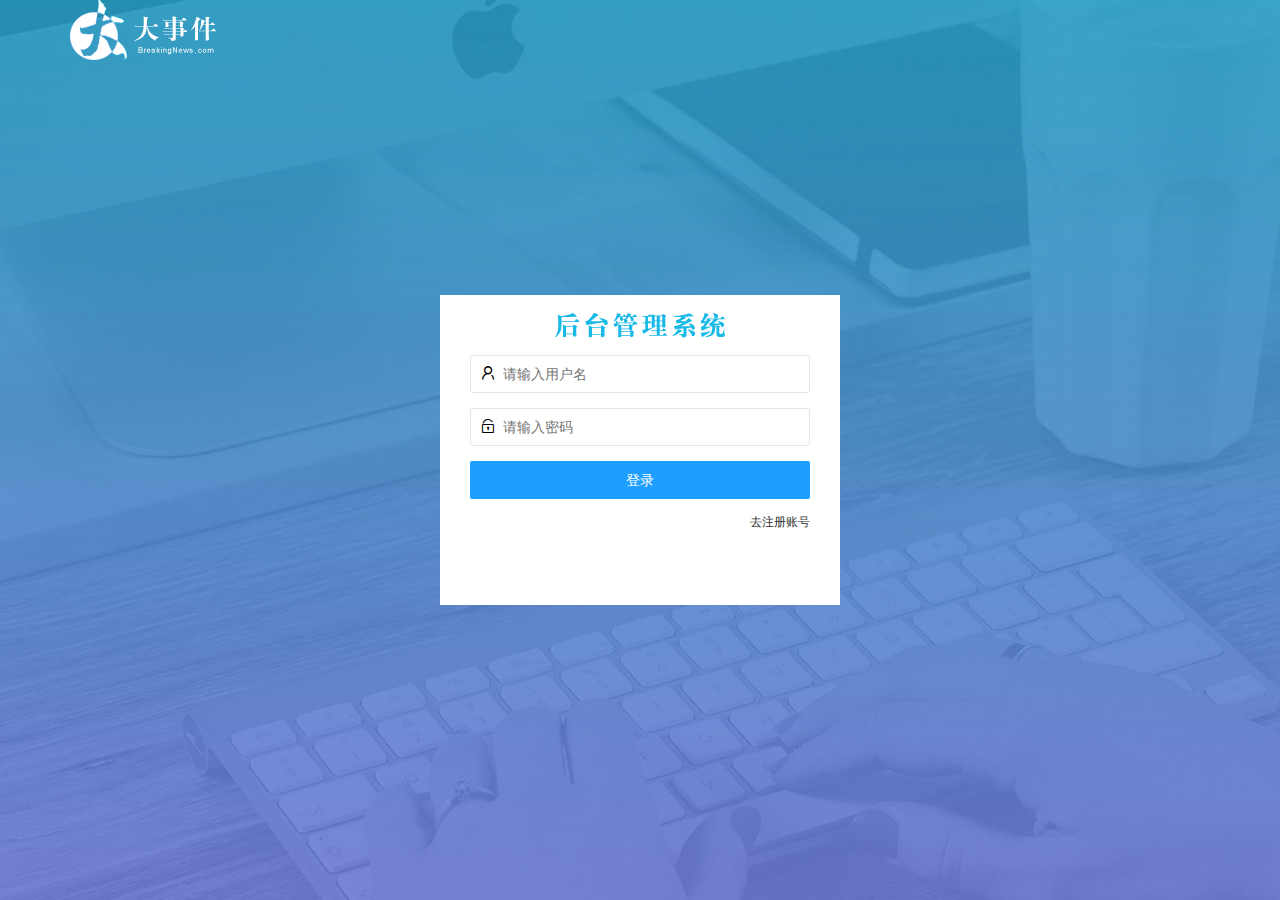
<file: login.html>
<!DOCTYPE html>
<html lang="en">

<head>
    <meta charset="UTF-8" />
    <meta name="viewport" content="width=device-width, initial-scale=1.0" />
    <title>大事件-登录/注册</title>
    <!-- 导入 LayUI 的样式 -->
    <link rel="stylesheet" href="/assets/lib/layui/css/layui.css" />
    <!-- 导入自己的样式表 -->
    <link rel="stylesheet" href="/assets/css/login.css" />
</head>

<body>
    <!-- 头部的 Logo 区域 -->
    <div class="layui-main">
        <img src="/assets/images/logo.png" alt="" />
    </div>

    <!-- 登录注册区域 -->
    <div class="loginAndRegBox">
        <div class="title-box"></div>
        <!-- 登录的div -->
        <div class="login-box">
            <!-- 登录的表单 -->
            <form class="layui-form" id="form_login">
                <!-- 用户名 -->
                <div class="layui-form-item">
                    <i class="layui-icon layui-icon-username"></i>
                    <input type="text" name="username" required lay-verify="required" placeholder="请输入用户名"
                        autocomplete="off" class="layui-input" />
                </div>
                <!-- 密码 -->
                <div class="layui-form-item">
                    <i class="layui-icon layui-icon-password"></i>
                    <input type="password" name="password" required lay-verify="required|pwd" placeholder="请输入密码"
                        autocomplete="off" class="layui-input" />
                </div>
                <!-- 登录按钮 -->
                <div class="layui-form-item">
                    <!-- 注意：表单提交按钮和普通按钮的区别，就是 lay-submit 属性 -->
                    <button class="layui-btn layui-btn-fluid layui-btn-normal" lay-submit>登录</button>
                </div>
                <div class="layui-form-item links">
                    <a href="javascript:;" id="link_reg">去注册账号</a>
                </div>
            </form>
        </div>
        <!-- 注册的div -->
        <div class="reg-box">
            <!-- 注册的表单 -->
            <form class="layui-form" id="form_reg">
                <!-- 用户名 -->
                <div class="layui-form-item">
                    <i class="layui-icon layui-icon-username"></i>
                    <input type="text" name="username" required lay-verify="required" placeholder="请输入用户名"
                        autocomplete="off" class="layui-input" />
                </div>
                <!-- 密码 -->
                <div class="layui-form-item">
                    <i class="layui-icon layui-icon-password"></i>
                    <input type="password" name="password" required lay-verify="required|pwd" placeholder="请输入密码"
                        autocomplete="off" class="layui-input" />
                </div>
                <!-- 密码确认框 -->
                <div class="layui-form-item">
                    <i class="layui-icon layui-icon-password"></i>
                    <input type="password" name="repassword" required lay-verify="required|pwd|repwd" placeholder="再次确认密码"
                        autocomplete="off" class="layui-input" />
                </div>
                <!-- 注册按钮 -->
                <div class="layui-form-item">
                    <!-- 注意：表单提交按钮和普通按钮的区别，就是 lay-submit 属性 -->
                    <button class="layui-btn layui-btn-fluid layui-btn-normal" lay-submit>注册</button>
                </div>
                <div class="layui-form-item links">
                    <a href="javascript:;" id="link_login">去登录</a>
                </div>
            </form>
        </div>
    </div>
</body>
<script src="/assets/lib/layui/layui.all.js"></script>
<script src="/assets/lib/jquery.js"></script>
<script src="/assets/js/baseApi.js"></script>
<script src="/assets/js/login.js"></script>


</html>
</file>
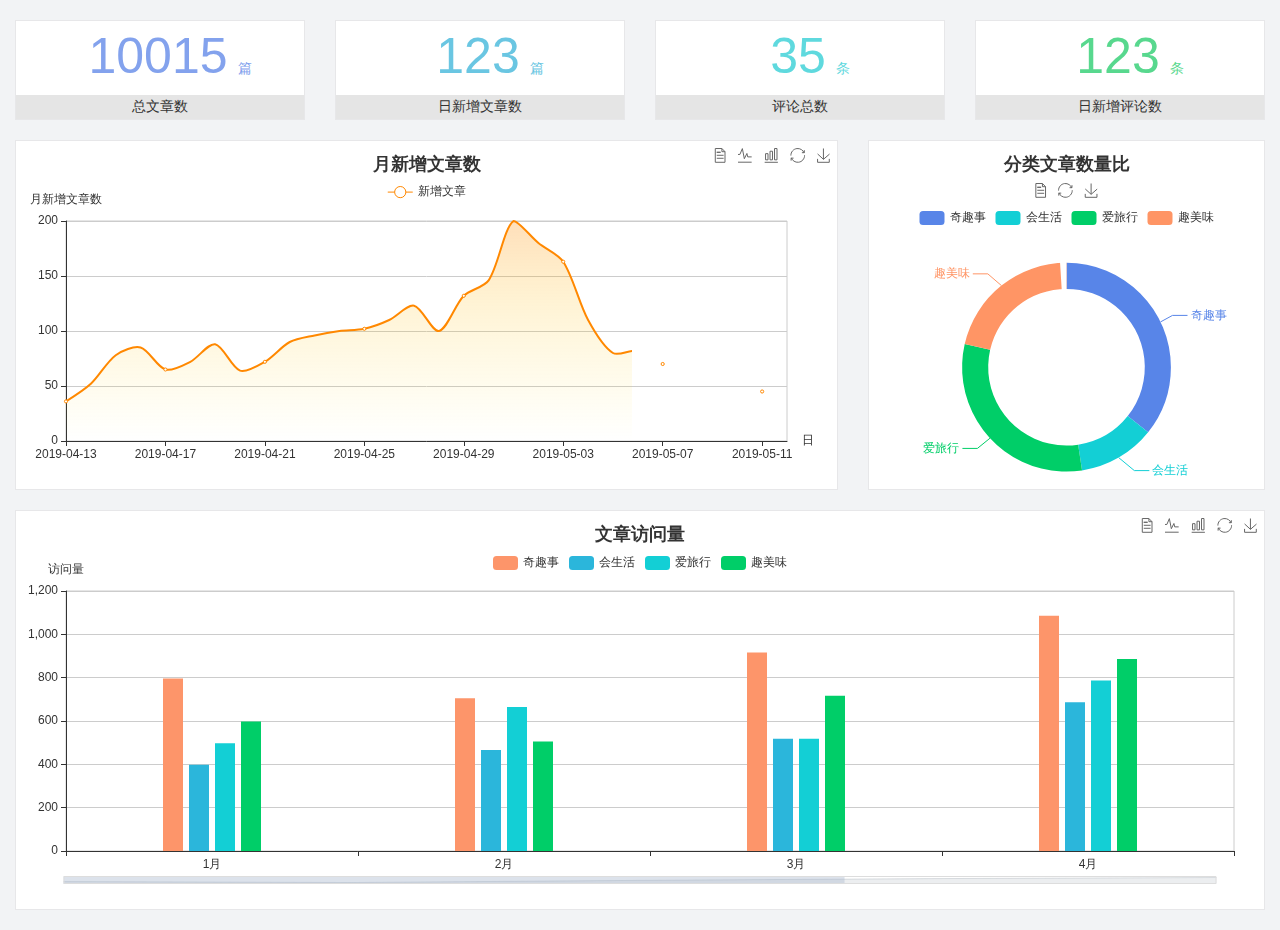
<file: home/dashboard.html>
<!DOCTYPE html>
<html lang="en">

<head>
  <meta charset="UTF-8">
  <meta name="viewport" content="width=device-width, initial-scale=1.0">
  <meta http-equiv="X-UA-Compatible" content="ie=edge">
  <title>图表统计</title>
  <link rel="stylesheet" href="../../assets/lib/bootstrap.css" />
  <link rel="stylesheet" href="../../assets/lib/main.css" />
  <script src="../../assets/lib/jquery.js"></script>
  <script type="text/javascript" src="../../assets/lib/echarts.min.js"></script>
</head>

<body>
  <div class="container-fluid">
    <div class="row spannel_list">
      <div class="col-sm-3 col-xs-6">
        <div class="spannel">
          <em>10015</em><span>篇</span>
          <b>总文章数</b>
        </div>
      </div>
      <div class="col-sm-3 col-xs-6">
        <div class="spannel scolor01">
          <em>123</em><span>篇</span>
          <b>日新增文章数</b>
        </div>
      </div>
      <div class="col-sm-3 col-xs-6">
        <div class="spannel scolor02">
          <em>35</em><span>条</span>
          <b>评论总数</b>
        </div>
      </div>
      <div class="col-sm-3 col-xs-6">
        <div class="spannel scolor03">
          <em>123</em><span>条</span>
          <b>日新增评论数</b>
        </div>
      </div>
    </div>
  </div>

  <div class="container-fluid">
    <div class="row curve-pie">
      <div class="col-lg-8 col-md-8">
        <div class="gragh_pannel" id="curve_show"></div>
      </div>
      <div class="col-lg-4 col-md-4">
        <div class="gragh_pannel" id="pie_show"></div>
      </div>
    </div>
  </div>

  <div class="container-fluid">
    <div class="column_pannel" id="column_show"></div>
  </div>

  <script>
    var oChart = echarts.init(document.getElementById('curve_show'));
    var aList_all = [
      { 'count': 36, 'date': '2019-04-13' },
      { 'count': 52, 'date': '2019-04-14' },
      { 'count': 78, 'date': '2019-04-15' },
      { 'count': 85, 'date': '2019-04-16' },
      { 'count': 65, 'date': '2019-04-17' },
      { 'count': 72, 'date': '2019-04-18' },
      { 'count': 88, 'date': '2019-04-19' },
      { 'count': 64, 'date': '2019-04-20' },
      { 'count': 72, 'date': '2019-04-21' },
      { 'count': 90, 'date': '2019-04-22' },
      { 'count': 96, 'date': '2019-04-23' },
      { 'count': 100, 'date': '2019-04-24' },
      { 'count': 102, 'date': '2019-04-25' },
      { 'count': 110, 'date': '2019-04-26' },
      { 'count': 123, 'date': '2019-04-27' },
      { 'count': 100, 'date': '2019-04-28' },
      { 'count': 132, 'date': '2019-04-29' },
      { 'count': 146, 'date': '2019-04-30' },
      { 'count': 200, 'date': '2019-05-01' },
      { 'count': 180, 'date': '2019-05-02' },
      { 'count': 163, 'date': '2019-05-03' },
      { 'count': 110, 'date': '2019-05-04' },
      { 'count': 80, 'date': '2019-05-05' },
      { 'count': 82, 'date': '2019-05-06' },
      { 'count': 70, 'date': '2019-05-07' },
      { 'count': 65, 'date': '2019-05-08' },
      { 'count': 54, 'date': '2019-05-09' },
      { 'count': 40, 'date': '2019-05-10' },
      { 'count': 45, 'date': '2019-05-11' },
      { 'count': 38, 'date': '2019-05-12' },
    ];

    let aCount = [];
    let aDate = [];

    for (var i = 0; i < aList_all.length; i++) {
      aCount.push(aList_all[i].count);
      aDate.push(aList_all[i].date);
    }

    var chartopt = {
      title: {
        text: '月新增文章数',
        left: 'center',
        top: '10'
      },
      tooltip: {
        trigger: 'axis'
      },
      legend: {
        data: ['新增文章'],
        top: '40'
      },
      toolbox: {
        show: true,
        feature: {
          mark: { show: true },
          dataView: { show: true, readOnly: false },
          magicType: { show: true, type: ['line', 'bar'] },
          restore: { show: true },
          saveAsImage: { show: true }
        }
      },
      calculable: true,
      xAxis: [
        {
          name: '日',
          type: 'category',
          boundaryGap: false,
          data: aDate
        }
      ],
      yAxis: [
        {
          name: '月新增文章数',
          type: 'value'
        }
      ],
      series: [
        {
          name: '新增文章',
          type: 'line',
          smooth: true,
          itemStyle: { normal: { areaStyle: { type: 'default' }, color: '#f80' }, lineStyle: { color: '#f80' } },
          data: aCount
        }],
      areaStyle: {
        normal: {
          color: new echarts.graphic.LinearGradient(0, 0, 0, 1, [{
            offset: 0,
            color: 'rgba(255,136,0,0.39)'
          }, {
            offset: .34,
            color: 'rgba(255,180,0,0.25)'
          }, {
            offset: 1,
            color: 'rgba(255,222,0,0.00)'
          }])

        }
      },
      grid: {
        show: true,
        x: 50,
        x2: 50,
        y: 80,
        height: 220
      }
    };

    oChart.setOption(chartopt);


    var oPie = echarts.init(document.getElementById('pie_show'));
    var oPieopt =
    {
      title: {
        top: 10,
        text: '分类文章数量比',
        x: 'center'
      },
      tooltip: {
        trigger: 'item',
        formatter: "{a} <br/>{b} : {c} ({d}%)"
      },
      color: ['#5885e8', '#13cfd5', '#00ce68', '#ff9565'],
      legend: {
        x: 'center',
        top: 65,
        data: ['奇趣事', '会生活', '爱旅行', '趣美味']
      },
      toolbox: {
        show: true,
        x: 'center',
        top: 35,
        feature: {
          mark: { show: true },
          dataView: { show: true, readOnly: false },
          magicType: {
            show: true,
            type: ['pie', 'funnel'],
            option: {
              funnel: {
                x: '25%',
                width: '50%',
                funnelAlign: 'left',
                max: 1548
              }
            }
          },
          restore: { show: true },
          saveAsImage: { show: true }
        }
      },
      calculable: true,
      series: [
        {
          name: '访问来源',
          type: 'pie',
          radius: ['45%', '60%'],
          center: ['50%', '65%'],
          data: [
            { value: 300, name: '奇趣事' },
            { value: 100, name: '会生活' },
            { value: 260, name: '爱旅行' },
            { value: 180, name: '趣美味' }
          ]
        }
      ]
    };
    oPie.setOption(oPieopt);



    var oColumn = this.echarts.init(document.getElementById('column_show'));
    var oColumnopt =
    {
      title: {
        text: '文章访问量',
        left: 'center',
        top: '10'
      },
      tooltip: {
        trigger: 'axis'
      },
      legend: {
        data: ['奇趣事', '会生活', '爱旅行', '趣美味'],
        top: '40'
      },
      toolbox: {
        show: true,
        feature: {
          mark: { show: true },
          dataView: { show: true, readOnly: false },
          magicType: { show: true, type: ['line', 'bar'] },
          restore: { show: true },
          saveAsImage: { show: true }
        }
      },
      calculable: true,
      xAxis: [
        {
          type: 'category',
          data: ['1月', '2月', '3月', '4月', '5月']
        }
      ],
      yAxis: [
        {
          name: '访问量',
          type: 'value'
        }
      ],
      series: [
        {
          name: '奇趣事',
          type: 'bar',
          barWidth: 20,
          itemStyle: {
            normal: { areaStyle: { type: 'default' }, color: '#fd956a' }
          },
          data: [800, 708, 920, 1090, 1200]
        },
        {
          name: '会生活',
          type: 'bar',
          barWidth: 20,
          itemStyle: {
            normal: { areaStyle: { type: 'default' }, color: '#2bb6db' }
          },
          data: [400, 468, 520, 690, 800]
        },
        {
          name: '爱旅行',
          type: 'bar',
          barWidth: 20,
          itemStyle: {
            normal: { areaStyle: { type: 'default' }, color: '#13cfd5' }
          },
          data: [500, 668, 520, 790, 900]
        },
        {
          name: '趣美味',
          type: 'bar',
          barWidth: 20,
          itemStyle: {
            normal: { areaStyle: { type: 'default' }, color: '#00ce68' }
          },
          data: [600, 508, 720, 890, 1000]
        }
      ],
      grid: {
        show: true,
        x: 50,
        x2: 30,
        y: 80,
        height: 260
      },
      dataZoom: [//给x轴设置滚动条
        {
          start: 0,//默认为0
          end: 100 - 1000 / 31,//默认为100
          type: 'slider',
          show: true,
          xAxisIndex: [0],
          handleSize: 0,//滑动条的 左右2个滑动条的大小
          height: 8,//组件高度
          left: 45, //左边的距离
          right: 50,//右边的距离
          bottom: 26,//右边的距离
          handleColor: '#ddd',//h滑动图标的颜色
          handleStyle: {
            borderColor: "#cacaca",
            borderWidth: "1",
            shadowBlur: 2,
            background: "#ddd",
            shadowColor: "#ddd",
          }
        }]
    };
    oColumn.setOption(oColumnopt);
  </script>
</body>

</html>
</file>
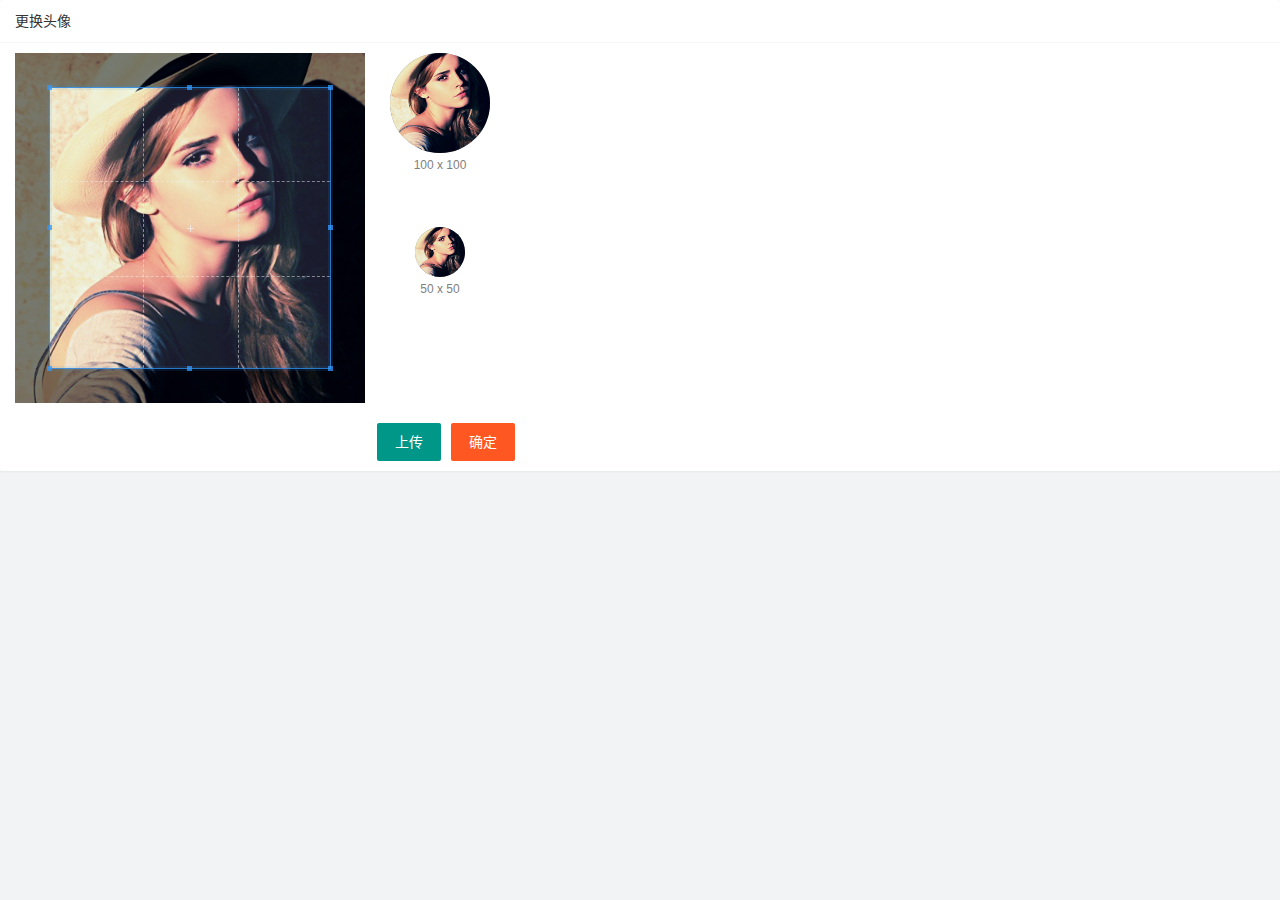
<file: user/user_avatar.html>
<!DOCTYPE html>
<html lang="zh-CN">

<head>
    <meta charset="UTF-8">
    <meta name="viewport" content="width=device-width, initial-scale=1.0">
    <title>Document</title>
    <link rel="stylesheet" href="/assets/lib/layui/css/layui.css">
    <link rel="stylesheet" href="/assets/lib/cropper/cropper.css" />
    <link rel="stylesheet" href="/assets/css/user/user_avatar.css">
</head>

<body>
    <div class="layui-card">
        <div class="layui-card-header">更换头像</div>
        <div class="layui-card-body">
            <!-- 第一行的图片裁剪和预览区域 -->
            <div class="row1">
                <!-- 图片裁剪区域 -->
                <div class="cropper-box">
                    <!-- 这个 img 标签很重要，将来会把它初始化为裁剪区域 -->
                    <img id="image" src="/assets/images/sample.jpg" />
                </div>
                <!-- 图片的预览区域 -->
                <div class="preview-box">
                    <div>
                        <!-- 宽高为 100px 的预览区域 -->
                        <div class="img-preview w100"></div>
                        <p class="size">100 x 100</p>
                    </div>
                    <div>
                        <!-- 宽高为 50px 的预览区域 -->
                        <div class="img-preview w50"></div>
                        <p class="size">50 x 50</p>
                    </div>
                </div>
            </div>

            <!-- 第二行的按钮区域 -->
            <div class="row2">
                <input type="file" id="file" accept="image/png,image/jpeg">
                <button type="button" class="layui-btn" id="btnChooseImage">上传</button>
                <button type="button" class="layui-btn layui-btn-danger" id="btnUpLoad">确定</button>
            </div>
        </div>
    </div>
    <script src="/assets/lib/layui/layui.all.js"></script>
    <script src="/assets/lib/jquery.js"></script>
    <script src="/assets/js/baseApi.js"></script>
    <script src="/assets/lib/cropper/Cropper.js"></script>
    <script src="/assets/lib/cropper/jquery-cropper.js"></script>
    <script src="/assets/js/user/user_avatar.js"></script>
</body>

</html>
</file>
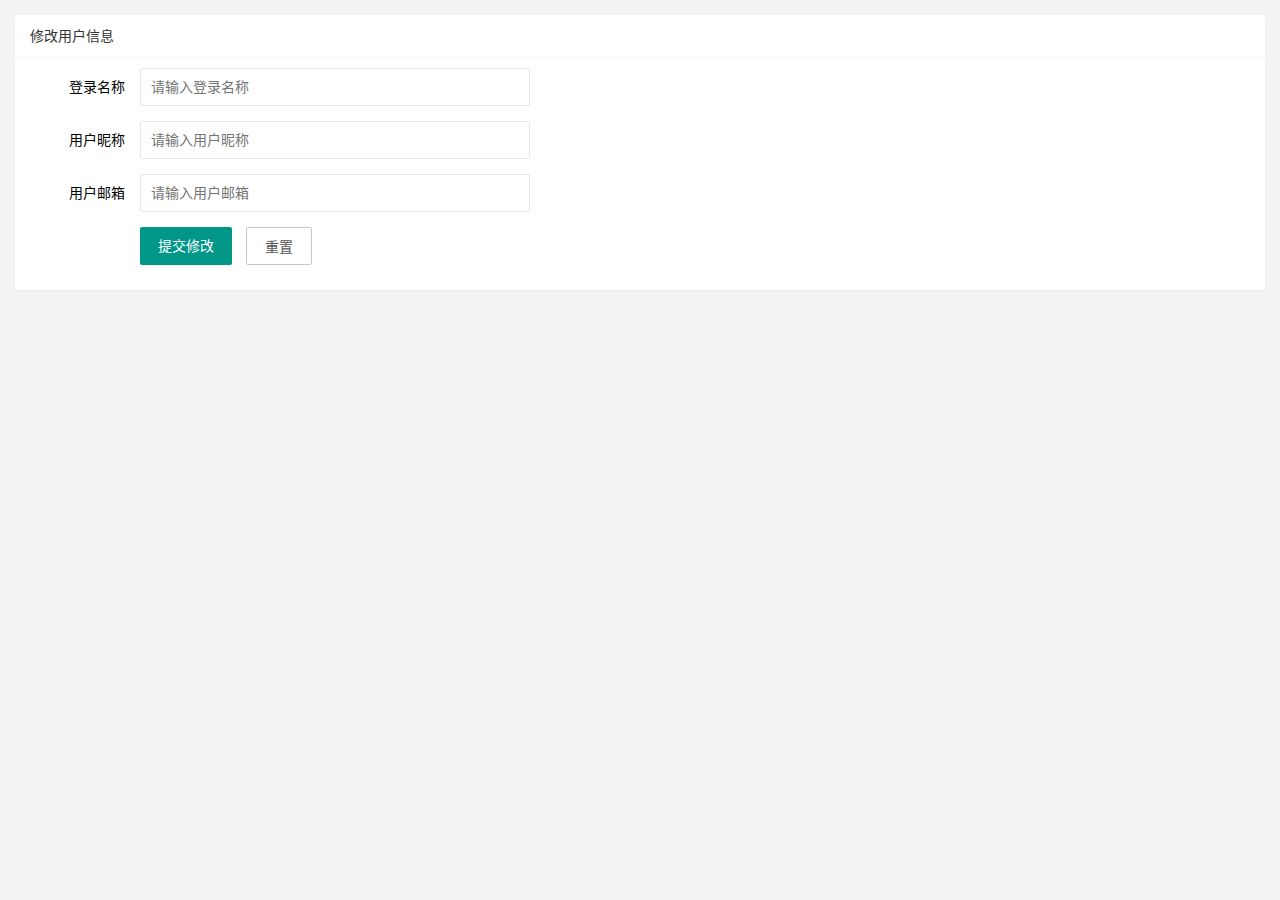
<file: user/user_info.html>
<!DOCTYPE html>
<html lang="zh-CN">

<head>
    <meta charset="UTF-8">
    <meta name="viewport" content="width=device-width, initial-scale=1.0">
    <title>Document</title>
    <link rel="stylesheet" href="/assets/lib/layui/css/layui.css">
    <link rel="stylesheet" href="/assets/css/user/user_info.css">
</head>

<body>
    <div class="layui-card">
        <div class="layui-card-header">修改用户信息</div>
        <div class="layui-card-body">
            <form class="layui-form" lay-filter="formUserInfo">
                <input type="hidden" name="id">
                <div class="layui-form-item">
                    <label class="layui-form-label">登录名称</label>
                    <div class="layui-input-block">
                        <input type="text" name="username" required readonly lay-verify="required" placeholder="请输入登录名称"
                            autocomplete="off" class="layui-input">
                    </div>
                </div>
                <div class="layui-form-item">
                    <label class="layui-form-label">用户昵称</label>
                    <div class="layui-input-block">
                        <input type="text" name="nickname" required lay-verify="required|nickname" placeholder="请输入用户昵称"
                            autocomplete="off" class="layui-input">
                    </div>
                </div>
                <div class="layui-form-item">
                    <label class="layui-form-label">用户邮箱</label>
                    <div class="layui-input-block">
                        <input type="text" name="email" required lay-verify="required|email" placeholder="请输入用户邮箱"
                            autocomplete="off" class="layui-input">
                    </div>
                </div>
                <div class="layui-form-item">
                    <div class="layui-input-block">
                        <button class="layui-btn" lay-submit lay-filter="formDemo">提交修改</button>
                        <button type="reset" class="layui-btn layui-btn-primary" id="btnReset">重置</button>
                    </div>
                </div>
            </form>
        </div>
    </div>
    <script src="/assets/lib/layui/layui.all.js"></script>
    <script src="/assets/lib/jquery.js"></script>
    <script src="/assets/js/baseApi.js"></script>
    <script src="/assets/js/user/user_info.js"></script>

</body>

</html>
</file>
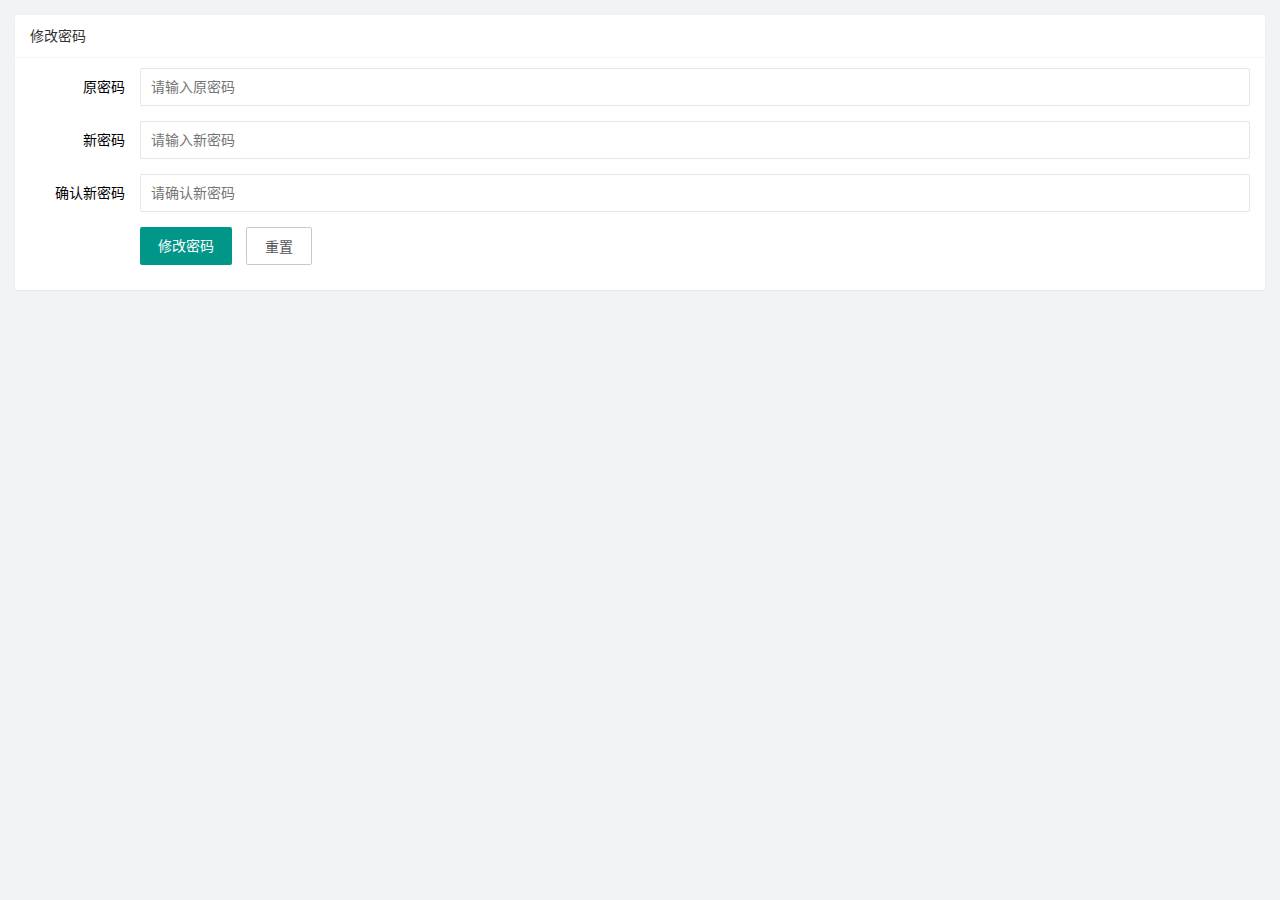
<file: user/user_pwd.html>
<!DOCTYPE html>
<html lang="zh-CN">

<head>
    <meta charset="UTF-8">
    <meta name="viewport" content="width=device-width, initial-scale=1.0">
    <title>Document</title>
    <link rel="stylesheet" href="/assets/lib/layui/css/layui.css">
    <link rel="stylesheet" href="/assets/css/user/use_pwd.css">
</head>

<body>
    <div class="layui-card">
        <div class="layui-card-header">修改密码</div>
        <div class="layui-card-body">
            <form class="layui-form" action="">
                <div class="layui-form-item">
                    <label class="layui-form-label">原密码</label>
                    <div class="layui-input-block">
                        <input type="password" name="oldPwd" required lay-verify="required|pwd" placeholder="请输入原密码"
                            autocomplete="off" class="layui-input">
                    </div>
                </div>
                <div class="layui-form-item">
                    <label class="layui-form-label">新密码</label>
                    <div class="layui-input-block">
                        <input type="password" name="newPwd" required lay-verify="required|pwd|samepwd" placeholder="请输入新密码"
                            autocomplete="off" class="layui-input">
                    </div>
                </div>
                <div class="layui-form-item">
                    <label class="layui-form-label">确认新密码</label>
                    <div class="layui-input-block">
                        <input type="password" name="rePwd" required lay-verify="required|pwd|repwd" placeholder="请确认新密码"
                            autocomplete="off" class="layui-input">
                    </div>
                </div>
                <div class="layui-form-item">
                    <div class="layui-input-block">
                        <button class="layui-btn" lay-submit lay-filter="formDemo">修改密码</button>
                        <button type="reset" class="layui-btn layui-btn-primary">重置</button>
                    </div>
                </div>
            </form>
        </div>
    </div>
    <script src="/assets/lib/layui/layui.all.js"></script>
    <script src="/assets/lib/jquery.js"></script>
    <script src="/assets/js/baseApi.js"></script>
    <script src="/assets/js/user/use_pwd.js"></script>

</body>

</html>
</file>
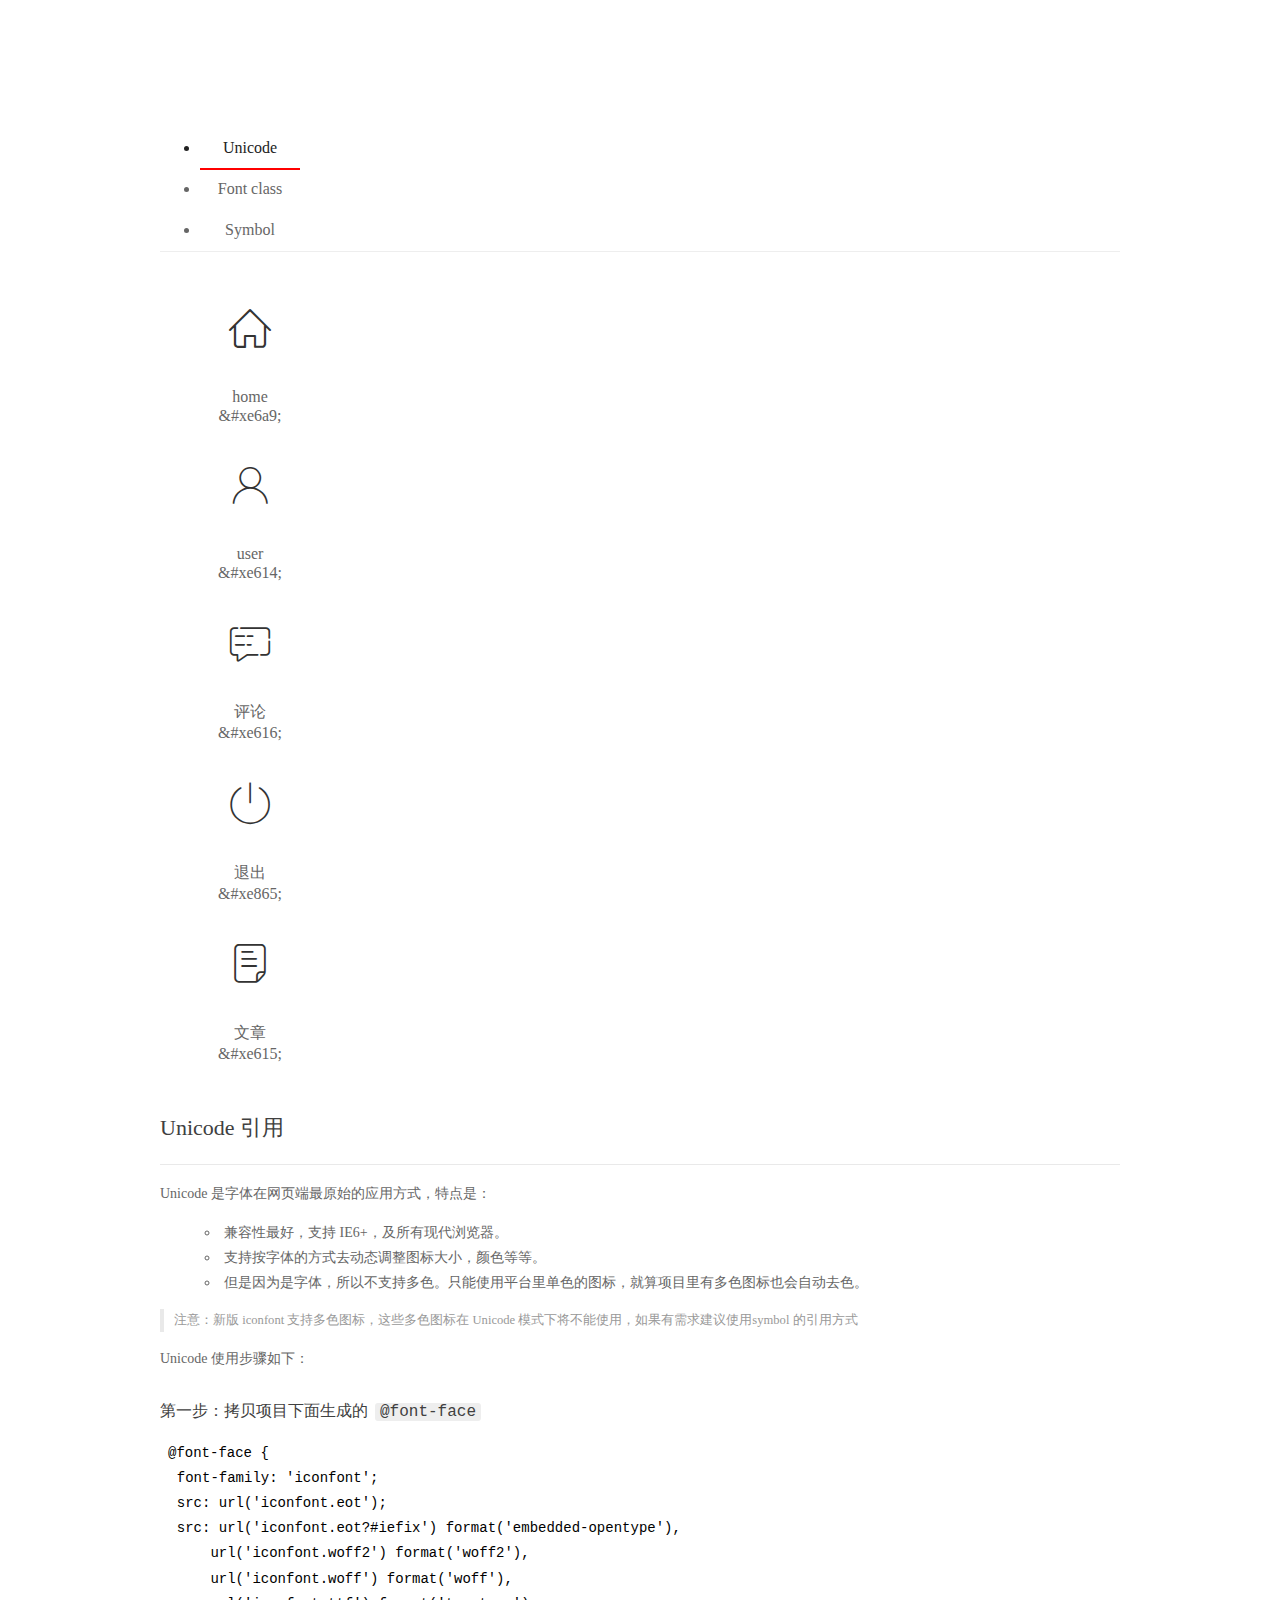
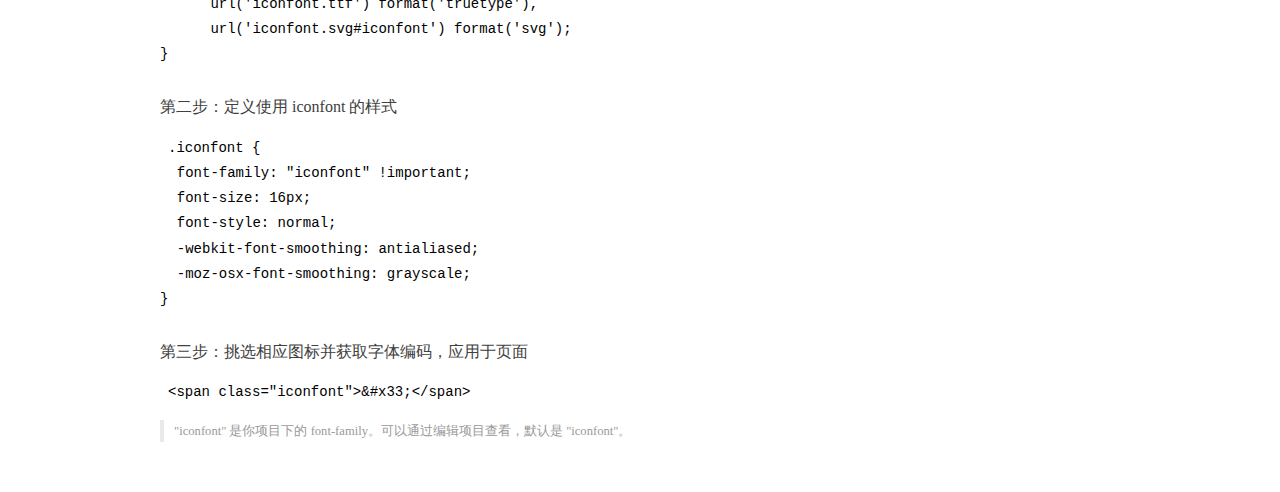
<file: assets/fonts/demo_index.html>
<!DOCTYPE html>
<html>
<head>
  <meta charset="utf-8"/>
  <title>IconFont Demo</title>
  <link rel="shortcut icon" href="https://gtms04.alicdn.com/tps/i4/TB1_oz6GVXXXXaFXpXXJDFnIXXX-64-64.ico" type="image/x-icon"/>
  <link rel="stylesheet" href="https://g.alicdn.com/thx/cube/1.3.2/cube.min.css">
  <link rel="stylesheet" href="demo.css">
  <link rel="stylesheet" href="iconfont.css">
  <script src="iconfont.js"></script>
  <!-- jQuery -->
  <script src="https://a1.alicdn.com/oss/uploads/2018/12/26/7bfddb60-08e8-11e9-9b04-53e73bb6408b.js"></script>
  <!-- 代码高亮 -->
  <script src="https://a1.alicdn.com/oss/uploads/2018/12/26/a3f714d0-08e6-11e9-8a15-ebf944d7534c.js"></script>
</head>
<body>
  <div class="main">
    <h1 class="logo"><a href="https://www.iconfont.cn/" title="iconfont 首页" target="_blank">&#xe86b;</a></h1>
    <div class="nav-tabs">
      <ul id="tabs" class="dib-box">
        <li class="dib active"><span>Unicode</span></li>
        <li class="dib"><span>Font class</span></li>
        <li class="dib"><span>Symbol</span></li>
      </ul>
      
    </div>
    <div class="tab-container">
      <div class="content unicode" style="display: block;">
          <ul class="icon_lists dib-box">
          
            <li class="dib">
              <span class="icon iconfont">&#xe6a9;</span>
                <div class="name">home</div>
                <div class="code-name">&amp;#xe6a9;</div>
              </li>
          
            <li class="dib">
              <span class="icon iconfont">&#xe614;</span>
                <div class="name">user</div>
                <div class="code-name">&amp;#xe614;</div>
              </li>
          
            <li class="dib">
              <span class="icon iconfont">&#xe616;</span>
                <div class="name">评论</div>
                <div class="code-name">&amp;#xe616;</div>
              </li>
          
            <li class="dib">
              <span class="icon iconfont">&#xe865;</span>
                <div class="name">退出</div>
                <div class="code-name">&amp;#xe865;</div>
              </li>
          
            <li class="dib">
              <span class="icon iconfont">&#xe615;</span>
                <div class="name">文章</div>
                <div class="code-name">&amp;#xe615;</div>
              </li>
          
          </ul>
          <div class="article markdown">
          <h2 id="unicode-">Unicode 引用</h2>
          <hr>

          <p>Unicode 是字体在网页端最原始的应用方式，特点是：</p>
          <ul>
            <li>兼容性最好，支持 IE6+，及所有现代浏览器。</li>
            <li>支持按字体的方式去动态调整图标大小，颜色等等。</li>
            <li>但是因为是字体，所以不支持多色。只能使用平台里单色的图标，就算项目里有多色图标也会自动去色。</li>
          </ul>
          <blockquote>
            <p>注意：新版 iconfont 支持多色图标，这些多色图标在 Unicode 模式下将不能使用，如果有需求建议使用symbol 的引用方式</p>
          </blockquote>
          <p>Unicode 使用步骤如下：</p>
          <h3 id="-font-face">第一步：拷贝项目下面生成的 <code>@font-face</code></h3>
<pre><code class="language-css"
>@font-face {
  font-family: 'iconfont';
  src: url('iconfont.eot');
  src: url('iconfont.eot?#iefix') format('embedded-opentype'),
      url('iconfont.woff2') format('woff2'),
      url('iconfont.woff') format('woff'),
      url('iconfont.ttf') format('truetype'),
      url('iconfont.svg#iconfont') format('svg');
}
</code></pre>
          <h3 id="-iconfont-">第二步：定义使用 iconfont 的样式</h3>
<pre><code class="language-css"
>.iconfont {
  font-family: "iconfont" !important;
  font-size: 16px;
  font-style: normal;
  -webkit-font-smoothing: antialiased;
  -moz-osx-font-smoothing: grayscale;
}
</code></pre>
          <h3 id="-">第三步：挑选相应图标并获取字体编码，应用于页面</h3>
<pre>
<code class="language-html"
>&lt;span class="iconfont"&gt;&amp;#x33;&lt;/span&gt;
</code></pre>
          <blockquote>
            <p>"iconfont" 是你项目下的 font-family。可以通过编辑项目查看，默认是 "iconfont"。</p>
          </blockquote>
          </div>
      </div>
      <div class="content font-class">
        <ul class="icon_lists dib-box">
          
          <li class="dib">
            <span class="icon iconfont icon-home"></span>
            <div class="name">
              home
            </div>
            <div class="code-name">.icon-home
            </div>
          </li>
          
          <li class="dib">
            <span class="icon iconfont icon-user"></span>
            <div class="name">
              user
            </div>
            <div class="code-name">.icon-user
            </div>
          </li>
          
          <li class="dib">
            <span class="icon iconfont icon-pinglun"></span>
            <div class="name">
              评论
            </div>
            <div class="code-name">.icon-pinglun
            </div>
          </li>
          
          <li class="dib">
            <span class="icon iconfont icon-tuichu"></span>
            <div class="name">
              退出
            </div>
            <div class="code-name">.icon-tuichu
            </div>
          </li>
          
          <li class="dib">
            <span class="icon iconfont icon-16"></span>
            <div class="name">
              文章
            </div>
            <div class="code-name">.icon-16
            </div>
          </li>
          
        </ul>
        <div class="article markdown">
        <h2 id="font-class-">font-class 引用</h2>
        <hr>

        <p>font-class 是 Unicode 使用方式的一种变种，主要是解决 Unicode 书写不直观，语意不明确的问题。</p>
        <p>与 Unicode 使用方式相比，具有如下特点：</p>
        <ul>
          <li>兼容性良好，支持 IE8+，及所有现代浏览器。</li>
          <li>相比于 Unicode 语意明确，书写更直观。可以很容易分辨这个 icon 是什么。</li>
          <li>因为使用 class 来定义图标，所以当要替换图标时，只需要修改 class 里面的 Unicode 引用。</li>
          <li>不过因为本质上还是使用的字体，所以多色图标还是不支持的。</li>
        </ul>
        <p>使用步骤如下：</p>
        <h3 id="-fontclass-">第一步：引入项目下面生成的 fontclass 代码：</h3>
<pre><code class="language-html">&lt;link rel="stylesheet" href="./iconfont.css"&gt;
</code></pre>
        <h3 id="-">第二步：挑选相应图标并获取类名，应用于页面：</h3>
<pre><code class="language-html">&lt;span class="iconfont icon-xxx"&gt;&lt;/span&gt;
</code></pre>
        <blockquote>
          <p>"
            iconfont" 是你项目下的 font-family。可以通过编辑项目查看，默认是 "iconfont"。</p>
        </blockquote>
      </div>
      </div>
      <div class="content symbol">
          <ul class="icon_lists dib-box">
          
            <li class="dib">
                <svg class="icon svg-icon" aria-hidden="true">
                  <use xlink:href="#icon-home"></use>
                </svg>
                <div class="name">home</div>
                <div class="code-name">#icon-home</div>
            </li>
          
            <li class="dib">
                <svg class="icon svg-icon" aria-hidden="true">
                  <use xlink:href="#icon-user"></use>
                </svg>
                <div class="name">user</div>
                <div class="code-name">#icon-user</div>
            </li>
          
            <li class="dib">
                <svg class="icon svg-icon" aria-hidden="true">
                  <use xlink:href="#icon-pinglun"></use>
                </svg>
                <div class="name">评论</div>
                <div class="code-name">#icon-pinglun</div>
            </li>
          
            <li class="dib">
                <svg class="icon svg-icon" aria-hidden="true">
                  <use xlink:href="#icon-tuichu"></use>
                </svg>
                <div class="name">退出</div>
                <div class="code-name">#icon-tuichu</div>
            </li>
          
            <li class="dib">
                <svg class="icon svg-icon" aria-hidden="true">
                  <use xlink:href="#icon-16"></use>
                </svg>
                <div class="name">文章</div>
                <div class="code-name">#icon-16</div>
            </li>
          
          </ul>
          <div class="article markdown">
          <h2 id="symbol-">Symbol 引用</h2>
          <hr>

          <p>这是一种全新的使用方式，应该说这才是未来的主流，也是平台目前推荐的用法。相关介绍可以参考这篇<a href="">文章</a>
            这种用法其实是做了一个 SVG 的集合，与另外两种相比具有如下特点：</p>
          <ul>
            <li>支持多色图标了，不再受单色限制。</li>
            <li>通过一些技巧，支持像字体那样，通过 <code>font-size</code>, <code>color</code> 来调整样式。</li>
            <li>兼容性较差，支持 IE9+，及现代浏览器。</li>
            <li>浏览器渲染 SVG 的性能一般，还不如 png。</li>
          </ul>
          <p>使用步骤如下：</p>
          <h3 id="-symbol-">第一步：引入项目下面生成的 symbol 代码：</h3>
<pre><code class="language-html">&lt;script src="./iconfont.js"&gt;&lt;/script&gt;
</code></pre>
          <h3 id="-css-">第二步：加入通用 CSS 代码（引入一次就行）：</h3>
<pre><code class="language-html">&lt;style&gt;
.icon {
  width: 1em;
  height: 1em;
  vertical-align: -0.15em;
  fill: currentColor;
  overflow: hidden;
}
&lt;/style&gt;
</code></pre>
          <h3 id="-">第三步：挑选相应图标并获取类名，应用于页面：</h3>
<pre><code class="language-html">&lt;svg class="icon" aria-hidden="true"&gt;
  &lt;use xlink:href="#icon-xxx"&gt;&lt;/use&gt;
&lt;/svg&gt;
</code></pre>
          </div>
      </div>

    </div>
  </div>
  <script>
  $(document).ready(function () {
      $('.tab-container .content:first').show()

      $('#tabs li').click(function (e) {
        var tabContent = $('.tab-container .content')
        var index = $(this).index()

        if ($(this).hasClass('active')) {
          return
        } else {
          $('#tabs li').removeClass('active')
          $(this).addClass('active')

          tabContent.hide().eq(index).fadeIn()
        }
      })
    })
  </script>
</body>
</html>
</file>
<file: assets/lib/layui/css/layui.css>
/** layui-v2.5.5 MIT License By https://www.layui.com */
 .layui-inline,img{display:inline-block;vertical-align:middle}h1,h2,h3,h4,h5,h6{font-weight:400}.layui-edge,.layui-header,.layui-inline,.layui-main{position:relative}.layui-body,.layui-edge,.layui-elip{overflow:hidden}.layui-btn,.layui-edge,.layui-inline,img{vertical-align:middle}.layui-btn,.layui-disabled,.layui-icon,.layui-unselect{-moz-user-select:none;-webkit-user-select:none;-ms-user-select:none}.layui-elip,.layui-form-checkbox span,.layui-form-pane .layui-form-label{text-overflow:ellipsis;white-space:nowrap}.layui-breadcrumb,.layui-tree-btnGroup{visibility:hidden}blockquote,body,button,dd,div,dl,dt,form,h1,h2,h3,h4,h5,h6,input,li,ol,p,pre,td,textarea,th,ul{margin:0;padding:0;-webkit-tap-highlight-color:rgba(0,0,0,0)}a:active,a:hover{outline:0}img{border:none}li{list-style:none}table{border-collapse:collapse;border-spacing:0}h4,h5,h6{font-size:100%}button,input,optgroup,option,select,textarea{font-family:inherit;font-size:inherit;font-style:inherit;font-weight:inherit;outline:0}pre{white-space:pre-wrap;white-space:-moz-pre-wrap;white-space:-pre-wrap;white-space:-o-pre-wrap;word-wrap:break-word}body{line-height:24px;font:14px Helvetica Neue,Helvetica,PingFang SC,Tahoma,Arial,sans-serif}hr{height:1px;margin:10px 0;border:0;clear:both}a{color:#333;text-decoration:none}a:hover{color:#777}a cite{font-style:normal;*cursor:pointer}.layui-border-box,.layui-border-box *{box-sizing:border-box}.layui-box,.layui-box *{box-sizing:content-box}.layui-clear{clear:both;*zoom:1}.layui-clear:after{content:'\20';clear:both;*zoom:1;display:block;height:0}.layui-inline{*display:inline;*zoom:1}.layui-edge{display:inline-block;width:0;height:0;border-width:6px;border-style:dashed;border-color:transparent}.layui-edge-top{top:-4px;border-bottom-color:#999;border-bottom-style:solid}.layui-edge-right{border-left-color:#999;border-left-style:solid}.layui-edge-bottom{top:2px;border-top-color:#999;border-top-style:solid}.layui-edge-left{border-right-color:#999;border-right-style:solid}.layui-disabled,.layui-disabled:hover{color:#d2d2d2!important;cursor:not-allowed!important}.layui-circle{border-radius:100%}.layui-show{display:block!important}.layui-hide{display:none!important}@font-face{font-family:layui-icon;src:url(../font/iconfont.eot?v=250);src:url(../font/iconfont.eot?v=250#iefix) format('embedded-opentype'),url(../font/iconfont.woff2?v=250) format('woff2'),url(../font/iconfont.woff?v=250) format('woff'),url(../font/iconfont.ttf?v=250) format('truetype'),url(../font/iconfont.svg?v=250#layui-icon) format('svg')}.layui-icon{font-family:layui-icon!important;font-size:16px;font-style:normal;-webkit-font-smoothing:antialiased;-moz-osx-font-smoothing:grayscale}.layui-icon-reply-fill:before{content:"\e611"}.layui-icon-set-fill:before{content:"\e614"}.layui-icon-menu-fill:before{content:"\e60f"}.layui-icon-search:before{content:"\e615"}.layui-icon-share:before{content:"\e641"}.layui-icon-set-sm:before{content:"\e620"}.layui-icon-engine:before{content:"\e628"}.layui-icon-close:before{content:"\1006"}.layui-icon-close-fill:before{content:"\1007"}.layui-icon-chart-screen:before{content:"\e629"}.layui-icon-star:before{content:"\e600"}.layui-icon-circle-dot:before{content:"\e617"}.layui-icon-chat:before{content:"\e606"}.layui-icon-release:before{content:"\e609"}.layui-icon-list:before{content:"\e60a"}.layui-icon-chart:before{content:"\e62c"}.layui-icon-ok-circle:before{content:"\1005"}.layui-icon-layim-theme:before{content:"\e61b"}.layui-icon-table:before{content:"\e62d"}.layui-icon-right:before{content:"\e602"}.layui-icon-left:before{content:"\e603"}.layui-icon-cart-simple:before{content:"\e698"}.layui-icon-face-cry:before{content:"\e69c"}.layui-icon-face-smile:before{content:"\e6af"}.layui-icon-survey:before{content:"\e6b2"}.layui-icon-tree:before{content:"\e62e"}.layui-icon-upload-circle:before{content:"\e62f"}.layui-icon-add-circle:before{content:"\e61f"}.layui-icon-download-circle:before{content:"\e601"}.layui-icon-templeate-1:before{content:"\e630"}.layui-icon-util:before{content:"\e631"}.layui-icon-face-surprised:before{content:"\e664"}.layui-icon-edit:before{content:"\e642"}.layui-icon-speaker:before{content:"\e645"}.layui-icon-down:before{content:"\e61a"}.layui-icon-file:before{content:"\e621"}.layui-icon-layouts:before{content:"\e632"}.layui-icon-rate-half:before{content:"\e6c9"}.layui-icon-add-circle-fine:before{content:"\e608"}.layui-icon-prev-circle:before{content:"\e633"}.layui-icon-read:before{content:"\e705"}.layui-icon-404:before{content:"\e61c"}.layui-icon-carousel:before{content:"\e634"}.layui-icon-help:before{content:"\e607"}.layui-icon-code-circle:before{content:"\e635"}.layui-icon-water:before{content:"\e636"}.layui-icon-username:before{content:"\e66f"}.layui-icon-find-fill:before{content:"\e670"}.layui-icon-about:before{content:"\e60b"}.layui-icon-location:before{content:"\e715"}.layui-icon-up:before{content:"\e619"}.layui-icon-pause:before{content:"\e651"}.layui-icon-date:before{content:"\e637"}.layui-icon-layim-uploadfile:before{content:"\e61d"}.layui-icon-delete:before{content:"\e640"}.layui-icon-play:before{content:"\e652"}.layui-icon-top:before{content:"\e604"}.layui-icon-friends:before{content:"\e612"}.layui-icon-refresh-3:before{content:"\e9aa"}.layui-icon-ok:before{content:"\e605"}.layui-icon-layer:before{content:"\e638"}.layui-icon-face-smile-fine:before{content:"\e60c"}.layui-icon-dollar:before{content:"\e659"}.layui-icon-group:before{content:"\e613"}.layui-icon-layim-download:before{content:"\e61e"}.layui-icon-picture-fine:before{content:"\e60d"}.layui-icon-link:before{content:"\e64c"}.layui-icon-diamond:before{content:"\e735"}.layui-icon-log:before{content:"\e60e"}.layui-icon-rate-solid:before{content:"\e67a"}.layui-icon-fonts-del:before{content:"\e64f"}.layui-icon-unlink:before{content:"\e64d"}.layui-icon-fonts-clear:before{content:"\e639"}.layui-icon-triangle-r:before{content:"\e623"}.layui-icon-circle:before{content:"\e63f"}.layui-icon-radio:before{content:"\e643"}.layui-icon-align-center:before{content:"\e647"}.layui-icon-align-right:before{content:"\e648"}.layui-icon-align-left:before{content:"\e649"}.layui-icon-loading-1:before{content:"\e63e"}.layui-icon-return:before{content:"\e65c"}.layui-icon-fonts-strong:before{content:"\e62b"}.layui-icon-upload:before{content:"\e67c"}.layui-icon-dialogue:before{content:"\e63a"}.layui-icon-video:before{content:"\e6ed"}.layui-icon-headset:before{content:"\e6fc"}.layui-icon-cellphone-fine:before{content:"\e63b"}.layui-icon-add-1:before{content:"\e654"}.layui-icon-face-smile-b:before{content:"\e650"}.layui-icon-fonts-html:before{content:"\e64b"}.layui-icon-form:before{content:"\e63c"}.layui-icon-cart:before{content:"\e657"}.layui-icon-camera-fill:before{content:"\e65d"}.layui-icon-tabs:before{content:"\e62a"}.layui-icon-fonts-code:before{content:"\e64e"}.layui-icon-fire:before{content:"\e756"}.layui-icon-set:before{content:"\e716"}.layui-icon-fonts-u:before{content:"\e646"}.layui-icon-triangle-d:before{content:"\e625"}.layui-icon-tips:before{content:"\e702"}.layui-icon-picture:before{content:"\e64a"}.layui-icon-more-vertical:before{content:"\e671"}.layui-icon-flag:before{content:"\e66c"}.layui-icon-loading:before{content:"\e63d"}.layui-icon-fonts-i:before{content:"\e644"}.layui-icon-refresh-1:before{content:"\e666"}.layui-icon-rmb:before{content:"\e65e"}.layui-icon-home:before{content:"\e68e"}.layui-icon-user:before{content:"\e770"}.layui-icon-notice:before{content:"\e667"}.layui-icon-login-weibo:before{content:"\e675"}.layui-icon-voice:before{content:"\e688"}.layui-icon-upload-drag:before{content:"\e681"}.layui-icon-login-qq:before{content:"\e676"}.layui-icon-snowflake:before{content:"\e6b1"}.layui-icon-file-b:before{content:"\e655"}.layui-icon-template:before{content:"\e663"}.layui-icon-auz:before{content:"\e672"}.layui-icon-console:before{content:"\e665"}.layui-icon-app:before{content:"\e653"}.layui-icon-prev:before{content:"\e65a"}.layui-icon-website:before{content:"\e7ae"}.layui-icon-next:before{content:"\e65b"}.layui-icon-component:before{content:"\e857"}.layui-icon-more:before{content:"\e65f"}.layui-icon-login-wechat:before{content:"\e677"}.layui-icon-shrink-right:before{content:"\e668"}.layui-icon-spread-left:before{content:"\e66b"}.layui-icon-camera:before{content:"\e660"}.layui-icon-note:before{content:"\e66e"}.layui-icon-refresh:before{content:"\e669"}.layui-icon-female:before{content:"\e661"}.layui-icon-male:before{content:"\e662"}.layui-icon-password:before{content:"\e673"}.layui-icon-senior:before{content:"\e674"}.layui-icon-theme:before{content:"\e66a"}.layui-icon-tread:before{content:"\e6c5"}.layui-icon-praise:before{content:"\e6c6"}.layui-icon-star-fill:before{content:"\e658"}.layui-icon-rate:before{content:"\e67b"}.layui-icon-template-1:before{content:"\e656"}.layui-icon-vercode:before{content:"\e679"}.layui-icon-cellphone:before{content:"\e678"}.layui-icon-screen-full:before{content:"\e622"}.layui-icon-screen-restore:before{content:"\e758"}.layui-icon-cols:before{content:"\e610"}.layui-icon-export:before{content:"\e67d"}.layui-icon-print:before{content:"\e66d"}.layui-icon-slider:before{content:"\e714"}.layui-icon-addition:before{content:"\e624"}.layui-icon-subtraction:before{content:"\e67e"}.layui-icon-service:before{content:"\e626"}.layui-icon-transfer:before{content:"\e691"}.layui-main{width:1140px;margin:0 auto}.layui-header{z-index:1000;height:60px}.layui-header a:hover{transition:all .5s;-webkit-transition:all .5s}.layui-side{position:fixed;left:0;top:0;bottom:0;z-index:999;width:200px;overflow-x:hidden}.layui-side-scroll{position:relative;width:220px;height:100%;overflow-x:hidden}.layui-body{position:absolute;left:200px;right:0;top:0;bottom:0;z-index:998;width:auto;overflow-y:auto;box-sizing:border-box}.layui-layout-body{overflow:hidden}.layui-layout-admin .layui-header{background-color:#23262E}.layui-layout-admin .layui-side{top:60px;width:200px;overflow-x:hidden}.layui-layout-admin .layui-body{position:fixed;top:60px;bottom:44px}.layui-layout-admin .layui-main{width:auto;margin:0 15px}.layui-layout-admin .layui-footer{position:fixed;left:200px;right:0;bottom:0;height:44px;line-height:44px;padding:0 15px;background-color:#eee}.layui-layout-admin .layui-logo{position:absolute;left:0;top:0;width:200px;height:100%;line-height:60px;text-align:center;color:#009688;font-size:16px}.layui-layout-admin .layui-header .layui-nav{background:0 0}.layui-layout-left{position:absolute!important;left:200px;top:0}.layui-layout-right{position:absolute!important;right:0;top:0}.layui-container{position:relative;margin:0 auto;padding:0 15px;box-sizing:border-box}.layui-fluid{position:relative;margin:0 auto;padding:0 15px}.layui-row:after,.layui-row:before{content:'';display:block;clear:both}.layui-col-lg1,.layui-col-lg10,.layui-col-lg11,.layui-col-lg12,.layui-col-lg2,.layui-col-lg3,.layui-col-lg4,.layui-col-lg5,.layui-col-lg6,.layui-col-lg7,.layui-col-lg8,.layui-col-lg9,.layui-col-md1,.layui-col-md10,.layui-col-md11,.layui-col-md12,.layui-col-md2,.layui-col-md3,.layui-col-md4,.layui-col-md5,.layui-col-md6,.layui-col-md7,.layui-col-md8,.layui-col-md9,.layui-col-sm1,.layui-col-sm10,.layui-col-sm11,.layui-col-sm12,.layui-col-sm2,.layui-col-sm3,.layui-col-sm4,.layui-col-sm5,.layui-col-sm6,.layui-col-sm7,.layui-col-sm8,.layui-col-sm9,.layui-col-xs1,.layui-col-xs10,.layui-col-xs11,.layui-col-xs12,.layui-col-xs2,.layui-col-xs3,.layui-col-xs4,.layui-col-xs5,.layui-col-xs6,.layui-col-xs7,.layui-col-xs8,.layui-col-xs9{position:relative;display:block;box-sizing:border-box}.layui-col-xs1,.layui-col-xs10,.layui-col-xs11,.layui-col-xs12,.layui-col-xs2,.layui-col-xs3,.layui-col-xs4,.layui-col-xs5,.layui-col-xs6,.layui-col-xs7,.layui-col-xs8,.layui-col-xs9{float:left}.layui-col-xs1{width:8.33333333%}.layui-col-xs2{width:16.66666667%}.layui-col-xs3{width:25%}.layui-col-xs4{width:33.33333333%}.layui-col-xs5{width:41.66666667%}.layui-col-xs6{width:50%}.layui-col-xs7{width:58.33333333%}.layui-col-xs8{width:66.66666667%}.layui-col-xs9{width:75%}.layui-col-xs10{width:83.33333333%}.layui-col-xs11{width:91.66666667%}.layui-col-xs12{width:100%}.layui-col-xs-offset1{margin-left:8.33333333%}.layui-col-xs-offset2{margin-left:16.66666667%}.layui-col-xs-offset3{margin-left:25%}.layui-col-xs-offset4{margin-left:33.33333333%}.layui-col-xs-offset5{margin-left:41.66666667%}.layui-col-xs-offset6{margin-left:50%}.layui-col-xs-offset7{margin-left:58.33333333%}.layui-col-xs-offset8{margin-left:66.66666667%}.layui-col-xs-offset9{margin-left:75%}.layui-col-xs-offset10{margin-left:83.33333333%}.layui-col-xs-offset11{margin-left:91.66666667%}.layui-col-xs-offset12{margin-left:100%}@media screen and (max-width:768px){.layui-hide-xs{display:none!important}.layui-show-xs-block{display:block!important}.layui-show-xs-inline{display:inline!important}.layui-show-xs-inline-block{display:inline-block!important}}@media screen and (min-width:768px){.layui-container{width:750px}.layui-hide-sm{display:none!important}.layui-show-sm-block{display:block!important}.layui-show-sm-inline{display:inline!important}.layui-show-sm-inline-block{display:inline-block!important}.layui-col-sm1,.layui-col-sm10,.layui-col-sm11,.layui-col-sm12,.layui-col-sm2,.layui-col-sm3,.layui-col-sm4,.layui-col-sm5,.layui-col-sm6,.layui-col-sm7,.layui-col-sm8,.layui-col-sm9{float:left}.layui-col-sm1{width:8.33333333%}.layui-col-sm2{width:16.66666667%}.layui-col-sm3{width:25%}.layui-col-sm4{width:33.33333333%}.layui-col-sm5{width:41.66666667%}.layui-col-sm6{width:50%}.layui-col-sm7{width:58.33333333%}.layui-col-sm8{width:66.66666667%}.layui-col-sm9{width:75%}.layui-col-sm10{width:83.33333333%}.layui-col-sm11{width:91.66666667%}.layui-col-sm12{width:100%}.layui-col-sm-offset1{margin-left:8.33333333%}.layui-col-sm-offset2{margin-left:16.66666667%}.layui-col-sm-offset3{margin-left:25%}.layui-col-sm-offset4{margin-left:33.33333333%}.layui-col-sm-offset5{margin-left:41.66666667%}.layui-col-sm-offset6{margin-left:50%}.layui-col-sm-offset7{margin-left:58.33333333%}.layui-col-sm-offset8{margin-left:66.66666667%}.layui-col-sm-offset9{margin-left:75%}.layui-col-sm-offset10{margin-left:83.33333333%}.layui-col-sm-offset11{margin-left:91.66666667%}.layui-col-sm-offset12{margin-left:100%}}@media screen and (min-width:992px){.layui-container{width:970px}.layui-hide-md{display:none!important}.layui-show-md-block{display:block!important}.layui-show-md-inline{display:inline!important}.layui-show-md-inline-block{display:inline-block!important}.layui-col-md1,.layui-col-md10,.layui-col-md11,.layui-col-md12,.layui-col-md2,.layui-col-md3,.layui-col-md4,.layui-col-md5,.layui-col-md6,.layui-col-md7,.layui-col-md8,.layui-col-md9{float:left}.layui-col-md1{width:8.33333333%}.layui-col-md2{width:16.66666667%}.layui-col-md3{width:25%}.layui-col-md4{width:33.33333333%}.layui-col-md5{width:41.66666667%}.layui-col-md6{width:50%}.layui-col-md7{width:58.33333333%}.layui-col-md8{width:66.66666667%}.layui-col-md9{width:75%}.layui-col-md10{width:83.33333333%}.layui-col-md11{width:91.66666667%}.layui-col-md12{width:100%}.layui-col-md-offset1{margin-left:8.33333333%}.layui-col-md-offset2{margin-left:16.66666667%}.layui-col-md-offset3{margin-left:25%}.layui-col-md-offset4{margin-left:33.33333333%}.layui-col-md-offset5{margin-left:41.66666667%}.layui-col-md-offset6{margin-left:50%}.layui-col-md-offset7{margin-left:58.33333333%}.layui-col-md-offset8{margin-left:66.66666667%}.layui-col-md-offset9{margin-left:75%}.layui-col-md-offset10{margin-left:83.33333333%}.layui-col-md-offset11{margin-left:91.66666667%}.layui-col-md-offset12{margin-left:100%}}@media screen and (min-width:1200px){.layui-container{width:1170px}.layui-hide-lg{display:none!important}.layui-show-lg-block{display:block!important}.layui-show-lg-inline{display:inline!important}.layui-show-lg-inline-block{display:inline-block!important}.layui-col-lg1,.layui-col-lg10,.layui-col-lg11,.layui-col-lg12,.layui-col-lg2,.layui-col-lg3,.layui-col-lg4,.layui-col-lg5,.layui-col-lg6,.layui-col-lg7,.layui-col-lg8,.layui-col-lg9{float:left}.layui-col-lg1{width:8.33333333%}.layui-col-lg2{width:16.66666667%}.layui-col-lg3{width:25%}.layui-col-lg4{width:33.33333333%}.layui-col-lg5{width:41.66666667%}.layui-col-lg6{width:50%}.layui-col-lg7{width:58.33333333%}.layui-col-lg8{width:66.66666667%}.layui-col-lg9{width:75%}.layui-col-lg10{width:83.33333333%}.layui-col-lg11{width:91.66666667%}.layui-col-lg12{width:100%}.layui-col-lg-offset1{margin-left:8.33333333%}.layui-col-lg-offset2{margin-left:16.66666667%}.layui-col-lg-offset3{margin-left:25%}.layui-col-lg-offset4{margin-left:33.33333333%}.layui-col-lg-offset5{margin-left:41.66666667%}.layui-col-lg-offset6{margin-left:50%}.layui-col-lg-offset7{margin-left:58.33333333%}.layui-col-lg-offset8{margin-left:66.66666667%}.layui-col-lg-offset9{margin-left:75%}.layui-col-lg-offset10{margin-left:83.33333333%}.layui-col-lg-offset11{margin-left:91.66666667%}.layui-col-lg-offset12{margin-left:100%}}.layui-col-space1{margin:-.5px}.layui-col-space1>*{padding:.5px}.layui-col-space3{margin:-1.5px}.layui-col-space3>*{padding:1.5px}.layui-col-space5{margin:-2.5px}.layui-col-space5>*{padding:2.5px}.layui-col-space8{margin:-3.5px}.layui-col-space8>*{padding:3.5px}.layui-col-space10{margin:-5px}.layui-col-space10>*{padding:5px}.layui-col-space12{margin:-6px}.layui-col-space12>*{padding:6px}.layui-col-space15{margin:-7.5px}.layui-col-space15>*{padding:7.5px}.layui-col-space18{margin:-9px}.layui-col-space18>*{padding:9px}.layui-col-space20{margin:-10px}.layui-col-space20>*{padding:10px}.layui-col-space22{margin:-11px}.layui-col-space22>*{padding:11px}.layui-col-space25{margin:-12.5px}.layui-col-space25>*{padding:12.5px}.layui-col-space30{margin:-15px}.layui-col-space30>*{padding:15px}.layui-btn,.layui-input,.layui-select,.layui-textarea,.layui-upload-button{outline:0;-webkit-appearance:none;transition:all .3s;-webkit-transition:all .3s;box-sizing:border-box}.layui-elem-quote{margin-bottom:10px;padding:15px;line-height:22px;border-left:5px solid #009688;border-radius:0 2px 2px 0;background-color:#f2f2f2}.layui-quote-nm{border-style:solid;border-width:1px 1px 1px 5px;background:0 0}.layui-elem-field{margin-bottom:10px;padding:0;border-width:1px;border-style:solid}.layui-elem-field legend{margin-left:20px;padding:0 10px;font-size:20px;font-weight:300}.layui-field-title{margin:10px 0 20px;border-width:1px 0 0}.layui-field-box{padding:10px 15px}.layui-field-title .layui-field-box{padding:10px 0}.layui-progress{position:relative;height:6px;border-radius:20px;background-color:#e2e2e2}.layui-progress-bar{position:absolute;left:0;top:0;width:0;max-width:100%;height:6px;border-radius:20px;text-align:right;background-color:#5FB878;transition:all .3s;-webkit-transition:all .3s}.layui-progress-big,.layui-progress-big .layui-progress-bar{height:18px;line-height:18px}.layui-progress-text{position:relative;top:-20px;line-height:18px;font-size:12px;color:#666}.layui-progress-big .layui-progress-text{position:static;padding:0 10px;color:#fff}.layui-collapse{border-width:1px;border-style:solid;border-radius:2px}.layui-colla-content,.layui-colla-item{border-top-width:1px;border-top-style:solid}.layui-colla-item:first-child{border-top:none}.layui-colla-title{position:relative;height:42px;line-height:42px;padding:0 15px 0 35px;color:#333;background-color:#f2f2f2;cursor:pointer;font-size:14px;overflow:hidden}.layui-colla-content{display:none;padding:10px 15px;line-height:22px;color:#666}.layui-colla-icon{position:absolute;left:15px;top:0;font-size:14px}.layui-card{margin-bottom:15px;border-radius:2px;background-color:#fff;box-shadow:0 1px 2px 0 rgba(0,0,0,.05)}.layui-card:last-child{margin-bottom:0}.layui-card-header{position:relative;height:42px;line-height:42px;padding:0 15px;border-bottom:1px solid #f6f6f6;color:#333;border-radius:2px 2px 0 0;font-size:14px}.layui-bg-black,.layui-bg-blue,.layui-bg-cyan,.layui-bg-green,.layui-bg-orange,.layui-bg-red{color:#fff!important}.layui-card-body{position:relative;padding:10px 15px;line-height:24px}.layui-card-body[pad15]{padding:15px}.layui-card-body[pad20]{padding:20px}.layui-card-body .layui-table{margin:5px 0}.layui-card .layui-tab{margin:0}.layui-panel-window{position:relative;padding:15px;border-radius:0;border-top:5px solid #E6E6E6;background-color:#fff}.layui-auxiliar-moving{position:fixed;left:0;right:0;top:0;bottom:0;width:100%;height:100%;background:0 0;z-index:9999999999}.layui-form-label,.layui-form-mid,.layui-form-select,.layui-input-block,.layui-input-inline,.layui-textarea{position:relative}.layui-bg-red{background-color:#FF5722!important}.layui-bg-orange{background-color:#FFB800!important}.layui-bg-green{background-color:#009688!important}.layui-bg-cyan{background-color:#2F4056!important}.layui-bg-blue{background-color:#1E9FFF!important}.layui-bg-black{background-color:#393D49!important}.layui-bg-gray{background-color:#eee!important;color:#666!important}.layui-badge-rim,.layui-colla-content,.layui-colla-item,.layui-collapse,.layui-elem-field,.layui-form-pane .layui-form-item[pane],.layui-form-pane .layui-form-label,.layui-input,.layui-layedit,.layui-layedit-tool,.layui-quote-nm,.layui-select,.layui-tab-bar,.layui-tab-card,.layui-tab-title,.layui-tab-title .layui-this:after,.layui-textarea{border-color:#e6e6e6}.layui-timeline-item:before,hr{background-color:#e6e6e6}.layui-text{line-height:22px;font-size:14px;color:#666}.layui-text h1,.layui-text h2,.layui-text h3{font-weight:500;color:#333}.layui-text h1{font-size:30px}.layui-text h2{font-size:24px}.layui-text h3{font-size:18px}.layui-text a:not(.layui-btn){color:#01AAED}.layui-text a:not(.layui-btn):hover{text-decoration:underline}.layui-text ul{padding:5px 0 5px 15px}.layui-text ul li{margin-top:5px;list-style-type:disc}.layui-text em,.layui-word-aux{color:#999!important;padding:0 5px!important}.layui-btn{display:inline-block;height:38px;line-height:38px;padding:0 18px;background-color:#009688;color:#fff;white-space:nowrap;text-align:center;font-size:14px;border:none;border-radius:2px;cursor:pointer}.layui-btn:hover{opacity:.8;filter:alpha(opacity=80);color:#fff}.layui-btn:active{opacity:1;filter:alpha(opacity=100)}.layui-btn+.layui-btn{margin-left:10px}.layui-btn-container{font-size:0}.layui-btn-container .layui-btn{margin-right:10px;margin-bottom:10px}.layui-btn-container .layui-btn+.layui-btn{margin-left:0}.layui-table .layui-btn-container .layui-btn{margin-bottom:9px}.layui-btn-radius{border-radius:100px}.layui-btn .layui-icon{margin-right:3px;font-size:18px;vertical-align:bottom;vertical-align:middle\9}.layui-btn-primary{border:1px solid #C9C9C9;background-color:#fff;color:#555}.layui-btn-primary:hover{border-color:#009688;color:#333}.layui-btn-normal{background-color:#1E9FFF}.layui-btn-warm{background-color:#FFB800}.layui-btn-danger{background-color:#FF5722}.layui-btn-checked{background-color:#5FB878}.layui-btn-disabled,.layui-btn-disabled:active,.layui-btn-disabled:hover{border:1px solid #e6e6e6;background-color:#FBFBFB;color:#C9C9C9;cursor:not-allowed;opacity:1}.layui-btn-lg{height:44px;line-height:44px;padding:0 25px;font-size:16px}.layui-btn-sm{height:30px;line-height:30px;padding:0 10px;font-size:12px}.layui-btn-sm i{font-size:16px!important}.layui-btn-xs{height:22px;line-height:22px;padding:0 5px;font-size:12px}.layui-btn-xs i{font-size:14px!important}.layui-btn-group{display:inline-block;vertical-align:middle;font-size:0}.layui-btn-group .layui-btn{margin-left:0!important;margin-right:0!important;border-left:1px solid rgba(255,255,255,.5);border-radius:0}.layui-btn-group .layui-btn-primary{border-left:none}.layui-btn-group .layui-btn-primary:hover{border-color:#C9C9C9;color:#009688}.layui-btn-group .layui-btn:first-child{border-left:none;border-radius:2px 0 0 2px}.layui-btn-group .layui-btn-primary:first-child{border-left:1px solid #c9c9c9}.layui-btn-group .layui-btn:last-child{border-radius:0 2px 2px 0}.layui-btn-group .layui-btn+.layui-btn{margin-left:0}.layui-btn-group+.layui-btn-group{margin-left:10px}.layui-btn-fluid{width:100%}.layui-input,.layui-select,.layui-textarea{height:38px;line-height:1.3;line-height:38px\9;border-width:1px;border-style:solid;background-color:#fff;border-radius:2px}.layui-input::-webkit-input-placeholder,.layui-select::-webkit-input-placeholder,.layui-textarea::-webkit-input-placeholder{line-height:1.3}.layui-input,.layui-textarea{display:block;width:100%;padding-left:10px}.layui-input:hover,.layui-textarea:hover{border-color:#D2D2D2!important}.layui-input:focus,.layui-textarea:focus{border-color:#C9C9C9!important}.layui-textarea{min-height:100px;height:auto;line-height:20px;padding:6px 10px;resize:vertical}.layui-select{padding:0 10px}.layui-form input[type=checkbox],.layui-form input[type=radio],.layui-form select{display:none}.layui-form [lay-ignore]{display:initial}.layui-form-item{margin-bottom:15px;clear:both;*zoom:1}.layui-form-item:after{content:'\20';clear:both;*zoom:1;display:block;height:0}.layui-form-label{float:left;display:block;padding:9px 15px;width:80px;font-weight:400;line-height:20px;text-align:right}.layui-form-label-col{display:block;float:none;padding:9px 0;line-height:20px;text-align:left}.layui-form-item .layui-inline{margin-bottom:5px;margin-right:10px}.layui-input-block{margin-left:110px;min-height:36px}.layui-input-inline{display:inline-block;vertical-align:middle}.layui-form-item .layui-input-inline{float:left;width:190px;margin-right:10px}.layui-form-text .layui-input-inline{width:auto}.layui-form-mid{float:left;display:block;padding:9px 0!important;line-height:20px;margin-right:10px}.layui-form-danger+.layui-form-select .layui-input,.layui-form-danger:focus{border-color:#FF5722!important}.layui-form-select .layui-input{padding-right:30px;cursor:pointer}.layui-form-select .layui-edge{position:absolute;right:10px;top:50%;margin-top:-3px;cursor:pointer;border-width:6px;border-top-color:#c2c2c2;border-top-style:solid;transition:all .3s;-webkit-transition:all .3s}.layui-form-select dl{display:none;position:absolute;left:0;top:42px;padding:5px 0;z-index:899;min-width:100%;border:1px solid #d2d2d2;max-height:300px;overflow-y:auto;background-color:#fff;border-radius:2px;box-shadow:0 2px 4px rgba(0,0,0,.12);box-sizing:border-box}.layui-form-select dl dd,.layui-form-select dl dt{padding:0 10px;line-height:36px;white-space:nowrap;overflow:hidden;text-overflow:ellipsis}.layui-form-select dl dt{font-size:12px;color:#999}.layui-form-select dl dd{cursor:pointer}.layui-form-select dl dd:hover{background-color:#f2f2f2;-webkit-transition:.5s all;transition:.5s all}.layui-form-select .layui-select-group dd{padding-left:20px}.layui-form-select dl dd.layui-select-tips{padding-left:10px!important;color:#999}.layui-form-select dl dd.layui-this{background-color:#5FB878;color:#fff}.layui-form-checkbox,.layui-form-select dl dd.layui-disabled{background-color:#fff}.layui-form-selected dl{display:block}.layui-form-checkbox,.layui-form-checkbox *,.layui-form-switch{display:inline-block;vertical-align:middle}.layui-form-selected .layui-edge{margin-top:-9px;-webkit-transform:rotate(180deg);transform:rotate(180deg);margin-top:-3px\9}:root .layui-form-selected .layui-edge{margin-top:-9px\0/IE9}.layui-form-selectup dl{top:auto;bottom:42px}.layui-select-none{margin:5px 0;text-align:center;color:#999}.layui-select-disabled .layui-disabled{border-color:#eee!important}.layui-select-disabled .layui-edge{border-top-color:#d2d2d2}.layui-form-checkbox{position:relative;height:30px;line-height:30px;margin-right:10px;padding-right:30px;cursor:pointer;font-size:0;-webkit-transition:.1s linear;transition:.1s linear;box-sizing:border-box}.layui-form-checkbox span{padding:0 10px;height:100%;font-size:14px;border-radius:2px 0 0 2px;background-color:#d2d2d2;color:#fff;overflow:hidden}.layui-form-checkbox:hover span{background-color:#c2c2c2}.layui-form-checkbox i{position:absolute;right:0;top:0;width:30px;height:28px;border:1px solid #d2d2d2;border-left:none;border-radius:0 2px 2px 0;color:#fff;font-size:20px;text-align:center}.layui-form-checkbox:hover i{border-color:#c2c2c2;color:#c2c2c2}.layui-form-checked,.layui-form-checked:hover{border-color:#5FB878}.layui-form-checked span,.layui-form-checked:hover span{background-color:#5FB878}.layui-form-checked i,.layui-form-checked:hover i{color:#5FB878}.layui-form-item .layui-form-checkbox{margin-top:4px}.layui-form-checkbox[lay-skin=primary]{height:auto!important;line-height:normal!important;min-width:18px;min-height:18px;border:none!important;margin-right:0;padding-left:28px;padding-right:0;background:0 0}.layui-form-checkbox[lay-skin=primary] span{padding-left:0;padding-right:15px;line-height:18px;background:0 0;color:#666}.layui-form-checkbox[lay-skin=primary] i{right:auto;left:0;width:16px;height:16px;line-height:16px;border:1px solid #d2d2d2;font-size:12px;border-radius:2px;background-color:#fff;-webkit-transition:.1s linear;transition:.1s linear}.layui-form-checkbox[lay-skin=primary]:hover i{border-color:#5FB878;color:#fff}.layui-form-checked[lay-skin=primary] i{border-color:#5FB878!important;background-color:#5FB878;color:#fff}.layui-checkbox-disbaled[lay-skin=primary] span{background:0 0!important;color:#c2c2c2}.layui-checkbox-disbaled[lay-skin=primary]:hover i{border-color:#d2d2d2}.layui-form-item .layui-form-checkbox[lay-skin=primary]{margin-top:10px}.layui-form-switch{position:relative;height:22px;line-height:22px;min-width:35px;padding:0 5px;margin-top:8px;border:1px solid #d2d2d2;border-radius:20px;cursor:pointer;background-color:#fff;-webkit-transition:.1s linear;transition:.1s linear}.layui-form-switch i{position:absolute;left:5px;top:3px;width:16px;height:16px;border-radius:20px;background-color:#d2d2d2;-webkit-transition:.1s linear;transition:.1s linear}.layui-form-switch em{position:relative;top:0;width:25px;margin-left:21px;padding:0!important;text-align:center!important;color:#999!important;font-style:normal!important;font-size:12px}.layui-form-onswitch{border-color:#5FB878;background-color:#5FB878}.layui-checkbox-disbaled,.layui-checkbox-disbaled i{border-color:#e2e2e2!important}.layui-form-onswitch i{left:100%;margin-left:-21px;background-color:#fff}.layui-form-onswitch em{margin-left:5px;margin-right:21px;color:#fff!important}.layui-checkbox-disbaled span{background-color:#e2e2e2!important}.layui-checkbox-disbaled:hover i{color:#fff!important}[lay-radio]{display:none}.layui-form-radio,.layui-form-radio *{display:inline-block;vertical-align:middle}.layui-form-radio{line-height:28px;margin:6px 10px 0 0;padding-right:10px;cursor:pointer;font-size:0}.layui-form-radio *{font-size:14px}.layui-form-radio>i{margin-right:8px;font-size:22px;color:#c2c2c2}.layui-form-radio>i:hover,.layui-form-radioed>i{color:#5FB878}.layui-radio-disbaled>i{color:#e2e2e2!important}.layui-form-pane .layui-form-label{width:110px;padding:8px 15px;height:38px;line-height:20px;border-width:1px;border-style:solid;border-radius:2px 0 0 2px;text-align:center;background-color:#FBFBFB;overflow:hidden;box-sizing:border-box}.layui-form-pane .layui-input-inline{margin-left:-1px}.layui-form-pane .layui-input-block{margin-left:110px;left:-1px}.layui-form-pane .layui-input{border-radius:0 2px 2px 0}.layui-form-pane .layui-form-text .layui-form-label{float:none;width:100%;border-radius:2px;box-sizing:border-box;text-align:left}.layui-form-pane .layui-form-text .layui-input-inline{display:block;margin:0;top:-1px;clear:both}.layui-form-pane .layui-form-text .layui-input-block{margin:0;left:0;top:-1px}.layui-form-pane .layui-form-text .layui-textarea{min-height:100px;border-radius:0 0 2px 2px}.layui-form-pane .layui-form-checkbox{margin:4px 0 4px 10px}.layui-form-pane .layui-form-radio,.layui-form-pane .layui-form-switch{margin-top:6px;margin-left:10px}.layui-form-pane .layui-form-item[pane]{position:relative;border-width:1px;border-style:solid}.layui-form-pane .layui-form-item[pane] .layui-form-label{position:absolute;left:0;top:0;height:100%;border-width:0 1px 0 0}.layui-form-pane .layui-form-item[pane] .layui-input-inline{margin-left:110px}@media screen and (max-width:450px){.layui-form-item .layui-form-label{text-overflow:ellipsis;overflow:hidden;white-space:nowrap}.layui-form-item .layui-inline{display:block;margin-right:0;margin-bottom:20px;clear:both}.layui-form-item .layui-inline:after{content:'\20';clear:both;display:block;height:0}.layui-form-item .layui-input-inline{display:block;float:none;left:-3px;width:auto;margin:0 0 10px 112px}.layui-form-item .layui-input-inline+.layui-form-mid{margin-left:110px;top:-5px;padding:0}.layui-form-item .layui-form-checkbox{margin-right:5px;margin-bottom:5px}}.layui-layedit{border-width:1px;border-style:solid;border-radius:2px}.layui-layedit-tool{padding:3px 5px;border-bottom-width:1px;border-bottom-style:solid;font-size:0}.layedit-tool-fixed{position:fixed;top:0;border-top:1px solid #e2e2e2}.layui-layedit-tool .layedit-tool-mid,.layui-layedit-tool .layui-icon{display:inline-block;vertical-align:middle;text-align:center;font-size:14px}.layui-layedit-tool .layui-icon{position:relative;width:32px;height:30px;line-height:30px;margin:3px 5px;color:#777;cursor:pointer;border-radius:2px}.layui-layedit-tool .layui-icon:hover{color:#393D49}.layui-layedit-tool .layui-icon:active{color:#000}.layui-layedit-tool .layedit-tool-active{background-color:#e2e2e2;color:#000}.layui-layedit-tool .layui-disabled,.layui-layedit-tool .layui-disabled:hover{color:#d2d2d2;cursor:not-allowed}.layui-layedit-tool .layedit-tool-mid{width:1px;height:18px;margin:0 10px;background-color:#d2d2d2}.layedit-tool-html{width:50px!important;font-size:30px!important}.layedit-tool-b,.layedit-tool-code,.layedit-tool-help{font-size:16px!important}.layedit-tool-d,.layedit-tool-face,.layedit-tool-image,.layedit-tool-unlink{font-size:18px!important}.layedit-tool-image input{position:absolute;font-size:0;left:0;top:0;width:100%;height:100%;opacity:.01;filter:Alpha(opacity=1);cursor:pointer}.layui-layedit-iframe iframe{display:block;width:100%}#LAY_layedit_code{overflow:hidden}.layui-laypage{display:inline-block;*display:inline;*zoom:1;vertical-align:middle;margin:10px 0;font-size:0}.layui-laypage>a:first-child,.layui-laypage>a:first-child em{border-radius:2px 0 0 2px}.layui-laypage>a:last-child,.layui-laypage>a:last-child em{border-radius:0 2px 2px 0}.layui-laypage>:first-child{margin-left:0!important}.layui-laypage>:last-child{margin-right:0!important}.layui-laypage a,.layui-laypage button,.layui-laypage input,.layui-laypage select,.layui-laypage span{border:1px solid #e2e2e2}.layui-laypage a,.layui-laypage span{display:inline-block;*display:inline;*zoom:1;vertical-align:middle;padding:0 15px;height:28px;line-height:28px;margin:0 -1px 5px 0;background-color:#fff;color:#333;font-size:12px}.layui-flow-more a *,.layui-laypage input,.layui-table-view select[lay-ignore]{display:inline-block}.layui-laypage a:hover{color:#009688}.layui-laypage em{font-style:normal}.layui-laypage .layui-laypage-spr{color:#999;font-weight:700}.layui-laypage a{text-decoration:none}.layui-laypage .layui-laypage-curr{position:relative}.layui-laypage .layui-laypage-curr em{position:relative;color:#fff}.layui-laypage .layui-laypage-curr .layui-laypage-em{position:absolute;left:-1px;top:-1px;padding:1px;width:100%;height:100%;background-color:#009688}.layui-laypage-em{border-radius:2px}.layui-laypage-next em,.layui-laypage-prev em{font-family:Sim sun;font-size:16px}.layui-laypage .layui-laypage-count,.layui-laypage .layui-laypage-limits,.layui-laypage .layui-laypage-refresh,.layui-laypage .layui-laypage-skip{margin-left:10px;margin-right:10px;padding:0;border:none}.layui-laypage .layui-laypage-limits,.layui-laypage .layui-laypage-refresh{vertical-align:top}.layui-laypage .layui-laypage-refresh i{font-size:18px;cursor:pointer}.layui-laypage select{height:22px;padding:3px;border-radius:2px;cursor:pointer}.layui-laypage .layui-laypage-skip{height:30px;line-height:30px;color:#999}.layui-laypage button,.layui-laypage input{height:30px;line-height:30px;border-radius:2px;vertical-align:top;background-color:#fff;box-sizing:border-box}.layui-laypage input{width:40px;margin:0 10px;padding:0 3px;text-align:center}.layui-laypage input:focus,.layui-laypage select:focus{border-color:#009688!important}.layui-laypage button{margin-left:10px;padding:0 10px;cursor:pointer}.layui-table,.layui-table-view{margin:10px 0}.layui-flow-more{margin:10px 0;text-align:center;color:#999;font-size:14px}.layui-flow-more a{height:32px;line-height:32px}.layui-flow-more a *{vertical-align:top}.layui-flow-more a cite{padding:0 20px;border-radius:3px;background-color:#eee;color:#333;font-style:normal}.layui-flow-more a cite:hover{opacity:.8}.layui-flow-more a i{font-size:30px;color:#737383}.layui-table{width:100%;background-color:#fff;color:#666}.layui-table tr{transition:all .3s;-webkit-transition:all .3s}.layui-table th{text-align:left;font-weight:400}.layui-table tbody tr:hover,.layui-table thead tr,.layui-table-click,.layui-table-header,.layui-table-hover,.layui-table-mend,.layui-table-patch,.layui-table-tool,.layui-table-total,.layui-table-total tr,.layui-table[lay-even] tr:nth-child(even){background-color:#f2f2f2}.layui-table td,.layui-table th,.layui-table-col-set,.layui-table-fixed-r,.layui-table-grid-down,.layui-table-header,.layui-table-page,.layui-table-tips-main,.layui-table-tool,.layui-table-total,.layui-table-view,.layui-table[lay-skin=line],.layui-table[lay-skin=row]{border-width:1px;border-style:solid;border-color:#e6e6e6}.layui-table td,.layui-table th{position:relative;padding:9px 15px;min-height:20px;line-height:20px;font-size:14px}.layui-table[lay-skin=line] td,.layui-table[lay-skin=line] th{border-width:0 0 1px}.layui-table[lay-skin=row] td,.layui-table[lay-skin=row] th{border-width:0 1px 0 0}.layui-table[lay-skin=nob] td,.layui-table[lay-skin=nob] th{border:none}.layui-table img{max-width:100px}.layui-table[lay-size=lg] td,.layui-table[lay-size=lg] th{padding:15px 30px}.layui-table-view .layui-table[lay-size=lg] .layui-table-cell{height:40px;line-height:40px}.layui-table[lay-size=sm] td,.layui-table[lay-size=sm] th{font-size:12px;padding:5px 10px}.layui-table-view .layui-table[lay-size=sm] .layui-table-cell{height:20px;line-height:20px}.layui-table[lay-data]{display:none}.layui-table-box{position:relative;overflow:hidden}.layui-table-view .layui-table{position:relative;width:auto;margin:0}.layui-table-view .layui-table[lay-skin=line]{border-width:0 1px 0 0}.layui-table-view .layui-table[lay-skin=row]{border-width:0 0 1px}.layui-table-view .layui-table td,.layui-table-view .layui-table th{padding:5px 0;border-top:none;border-left:none}.layui-table-view .layui-table th.layui-unselect .layui-table-cell span{cursor:pointer}.layui-table-view .layui-table td{cursor:default}.layui-table-view .layui-table td[data-edit=text]{cursor:text}.layui-table-view .layui-form-checkbox[lay-skin=primary] i{width:18px;height:18px}.layui-table-view .layui-form-radio{line-height:0;padding:0}.layui-table-view .layui-form-radio>i{margin:0;font-size:20px}.layui-table-init{position:absolute;left:0;top:0;width:100%;height:100%;text-align:center;z-index:110}.layui-table-init .layui-icon{position:absolute;left:50%;top:50%;margin:-15px 0 0 -15px;font-size:30px;color:#c2c2c2}.layui-table-header{border-width:0 0 1px;overflow:hidden}.layui-table-header .layui-table{margin-bottom:-1px}.layui-table-tool .layui-inline[lay-event]{position:relative;width:26px;height:26px;padding:5px;line-height:16px;margin-right:10px;text-align:center;color:#333;border:1px solid #ccc;cursor:pointer;-webkit-transition:.5s all;transition:.5s all}.layui-table-tool .layui-inline[lay-event]:hover{border:1px solid #999}.layui-table-tool-temp{padding-right:120px}.layui-table-tool-self{position:absolute;right:17px;top:10px}.layui-table-tool .layui-table-tool-self .layui-inline[lay-event]{margin:0 0 0 10px}.layui-table-tool-panel{position:absolute;top:29px;left:-1px;padding:5px 0;min-width:150px;min-height:40px;border:1px solid #d2d2d2;text-align:left;overflow-y:auto;background-color:#fff;box-shadow:0 2px 4px rgba(0,0,0,.12)}.layui-table-cell,.layui-table-tool-panel li{overflow:hidden;text-overflow:ellipsis;white-space:nowrap}.layui-table-tool-panel li{padding:0 10px;line-height:30px;-webkit-transition:.5s all;transition:.5s all}.layui-table-tool-panel li .layui-form-checkbox[lay-skin=primary]{width:100%;padding-left:28px}.layui-table-tool-panel li:hover{background-color:#f2f2f2}.layui-table-tool-panel li .layui-form-checkbox[lay-skin=primary] i{position:absolute;left:0;top:0}.layui-table-tool-panel li .layui-form-checkbox[lay-skin=primary] span{padding:0}.layui-table-tool .layui-table-tool-self .layui-table-tool-panel{left:auto;right:-1px}.layui-table-col-set{position:absolute;right:0;top:0;width:20px;height:100%;border-width:0 0 0 1px;background-color:#fff}.layui-table-sort{width:10px;height:20px;margin-left:5px;cursor:pointer!important}.layui-table-sort .layui-edge{position:absolute;left:5px;border-width:5px}.layui-table-sort .layui-table-sort-asc{top:3px;border-top:none;border-bottom-style:solid;border-bottom-color:#b2b2b2}.layui-table-sort .layui-table-sort-asc:hover{border-bottom-color:#666}.layui-table-sort .layui-table-sort-desc{bottom:5px;border-bottom:none;border-top-style:solid;border-top-color:#b2b2b2}.layui-table-sort .layui-table-sort-desc:hover{border-top-color:#666}.layui-table-sort[lay-sort=asc] .layui-table-sort-asc{border-bottom-color:#000}.layui-table-sort[lay-sort=desc] .layui-table-sort-desc{border-top-color:#000}.layui-table-cell{height:28px;line-height:28px;padding:0 15px;position:relative;box-sizing:border-box}.layui-table-cell .layui-form-checkbox[lay-skin=primary]{top:-1px;padding:0}.layui-table-cell .layui-table-link{color:#01AAED}.laytable-cell-checkbox,.laytable-cell-numbers,.laytable-cell-radio,.laytable-cell-space{padding:0;text-align:center}.layui-table-body{position:relative;overflow:auto;margin-right:-1px;margin-bottom:-1px}.layui-table-body .layui-none{line-height:26px;padding:15px;text-align:center;color:#999}.layui-table-fixed{position:absolute;left:0;top:0;z-index:101}.layui-table-fixed .layui-table-body{overflow:hidden}.layui-table-fixed-l{box-shadow:0 -1px 8px rgba(0,0,0,.08)}.layui-table-fixed-r{left:auto;right:-1px;border-width:0 0 0 1px;box-shadow:-1px 0 8px rgba(0,0,0,.08)}.layui-table-fixed-r .layui-table-header{position:relative;overflow:visible}.layui-table-mend{position:absolute;right:-49px;top:0;height:100%;width:50px}.layui-table-tool{position:relative;z-index:890;width:100%;min-height:50px;line-height:30px;padding:10px 15px;border-width:0 0 1px}.layui-table-tool .layui-btn-container{margin-bottom:-10px}.layui-table-page,.layui-table-total{border-width:1px 0 0;margin-bottom:-1px;overflow:hidden}.layui-table-page{position:relative;width:100%;padding:7px 7px 0;height:41px;font-size:12px;white-space:nowrap}.layui-table-page>div{height:26px}.layui-table-page .layui-laypage{margin:0}.layui-table-page .layui-laypage a,.layui-table-page .layui-laypage span{height:26px;line-height:26px;margin-bottom:10px;border:none;background:0 0}.layui-table-page .layui-laypage a,.layui-table-page .layui-laypage span.layui-laypage-curr{padding:0 12px}.layui-table-page .layui-laypage span{margin-left:0;padding:0}.layui-table-page .layui-laypage .layui-laypage-prev{margin-left:-7px!important}.layui-table-page .layui-laypage .layui-laypage-curr .layui-laypage-em{left:0;top:0;padding:0}.layui-table-page .layui-laypage button,.layui-table-page .layui-laypage input{height:26px;line-height:26px}.layui-table-page .layui-laypage input{width:40px}.layui-table-page .layui-laypage button{padding:0 10px}.layui-table-page select{height:18px}.layui-table-patch .layui-table-cell{padding:0;width:30px}.layui-table-edit{position:absolute;left:0;top:0;width:100%;height:100%;padding:0 14px 1px;border-radius:0;box-shadow:1px 1px 20px rgba(0,0,0,.15)}.layui-table-edit:focus{border-color:#5FB878!important}select.layui-table-edit{padding:0 0 0 10px;border-color:#C9C9C9}.layui-table-view .layui-form-checkbox,.layui-table-view .layui-form-radio,.layui-table-view .layui-form-switch{top:0;margin:0;box-sizing:content-box}.layui-table-view .layui-form-checkbox{top:-1px;height:26px;line-height:26px}.layui-table-view .layui-form-checkbox i{height:26px}.layui-table-grid .layui-table-cell{overflow:visible}.layui-table-grid-down{position:absolute;top:0;right:0;width:26px;height:100%;padding:5px 0;border-width:0 0 0 1px;text-align:center;background-color:#fff;color:#999;cursor:pointer}.layui-table-grid-down .layui-icon{position:absolute;top:50%;left:50%;margin:-8px 0 0 -8px}.layui-table-grid-down:hover{background-color:#fbfbfb}body .layui-table-tips .layui-layer-content{background:0 0;padding:0;box-shadow:0 1px 6px rgba(0,0,0,.12)}.layui-table-tips-main{margin:-44px 0 0 -1px;max-height:150px;padding:8px 15px;font-size:14px;overflow-y:scroll;background-color:#fff;color:#666}.layui-table-tips-c{position:absolute;right:-3px;top:-13px;width:20px;height:20px;padding:3px;cursor:pointer;background-color:#666;border-radius:50%;color:#fff}.layui-table-tips-c:hover{background-color:#777}.layui-table-tips-c:before{position:relative;right:-2px}.layui-upload-file{display:none!important;opacity:.01;filter:Alpha(opacity=1)}.layui-upload-drag,.layui-upload-form,.layui-upload-wrap{display:inline-block}.layui-upload-list{margin:10px 0}.layui-upload-choose{padding:0 10px;color:#999}.layui-upload-drag{position:relative;padding:30px;border:1px dashed #e2e2e2;background-color:#fff;text-align:center;cursor:pointer;color:#999}.layui-upload-drag .layui-icon{font-size:50px;color:#009688}.layui-upload-drag[lay-over]{border-color:#009688}.layui-upload-iframe{position:absolute;width:0;height:0;border:0;visibility:hidden}.layui-upload-wrap{position:relative;vertical-align:middle}.layui-upload-wrap .layui-upload-file{display:block!important;position:absolute;left:0;top:0;z-index:10;font-size:100px;width:100%;height:100%;opacity:.01;filter:Alpha(opacity=1);cursor:pointer}.layui-transfer-active,.layui-transfer-box{display:inline-block;vertical-align:middle}.layui-transfer-box,.layui-transfer-header,.layui-transfer-search{border-width:0;border-style:solid;border-color:#e6e6e6}.layui-transfer-box{position:relative;border-width:1px;width:200px;height:360px;border-radius:2px;background-color:#fff}.layui-transfer-box .layui-form-checkbox{width:100%;margin:0!important}.layui-transfer-header{height:38px;line-height:38px;padding:0 10px;border-bottom-width:1px}.layui-transfer-search{position:relative;padding:10px;border-bottom-width:1px}.layui-transfer-search .layui-input{height:32px;padding-left:30px;font-size:12px}.layui-transfer-search .layui-icon-search{position:absolute;left:20px;top:50%;margin-top:-8px;color:#666}.layui-transfer-active{margin:0 15px}.layui-transfer-active .layui-btn{display:block;margin:0;padding:0 15px;background-color:#5FB878;border-color:#5FB878;color:#fff}.layui-transfer-active .layui-btn-disabled{background-color:#FBFBFB;border-color:#e6e6e6;color:#C9C9C9}.layui-transfer-active .layui-btn:first-child{margin-bottom:15px}.layui-transfer-active .layui-btn .layui-icon{margin:0;font-size:14px!important}.layui-transfer-data{padding:5px 0;overflow:auto}.layui-transfer-data li{height:32px;line-height:32px;padding:0 10px}.layui-transfer-data li:hover{background-color:#f2f2f2;transition:.5s all}.layui-transfer-data .layui-none{padding:15px 10px;text-align:center;color:#999}.layui-nav{position:relative;padding:0 20px;background-color:#393D49;color:#fff;border-radius:2px;font-size:0;box-sizing:border-box}.layui-nav *{font-size:14px}.layui-nav .layui-nav-item{position:relative;display:inline-block;*display:inline;*zoom:1;vertical-align:middle;line-height:60px}.layui-nav .layui-nav-item a{display:block;padding:0 20px;color:#fff;color:rgba(255,255,255,.7);transition:all .3s;-webkit-transition:all .3s}.layui-nav .layui-this:after,.layui-nav-bar,.layui-nav-tree .layui-nav-itemed:after{position:absolute;left:0;top:0;width:0;height:5px;background-color:#5FB878;transition:all .2s;-webkit-transition:all .2s}.layui-nav-bar{z-index:1000}.layui-nav .layui-nav-item a:hover,.layui-nav .layui-this a{color:#fff}.layui-nav .layui-this:after{content:'';top:auto;bottom:0;width:100%}.layui-nav-img{width:30px;height:30px;margin-right:10px;border-radius:50%}.layui-nav .layui-nav-more{content:'';width:0;height:0;border-style:solid dashed dashed;border-color:#fff transparent transparent;overflow:hidden;cursor:pointer;transition:all .2s;-webkit-transition:all .2s;position:absolute;top:50%;right:3px;margin-top:-3px;border-width:6px;border-top-color:rgba(255,255,255,.7)}.layui-nav .layui-nav-mored,.layui-nav-itemed>a .layui-nav-more{margin-top:-9px;border-style:dashed dashed solid;border-color:transparent transparent #fff}.layui-nav-child{display:none;position:absolute;left:0;top:65px;min-width:100%;line-height:36px;padding:5px 0;box-shadow:0 2px 4px rgba(0,0,0,.12);border:1px solid #d2d2d2;background-color:#fff;z-index:100;border-radius:2px;white-space:nowrap}.layui-nav .layui-nav-child a{color:#333}.layui-nav .layui-nav-child a:hover{background-color:#f2f2f2;color:#000}.layui-nav-child dd{position:relative}.layui-nav .layui-nav-child dd.layui-this a,.layui-nav-child dd.layui-this{background-color:#5FB878;color:#fff}.layui-nav-child dd.layui-this:after{display:none}.layui-nav-tree{width:200px;padding:0}.layui-nav-tree .layui-nav-item{display:block;width:100%;line-height:45px}.layui-nav-tree .layui-nav-item a{position:relative;height:45px;line-height:45px;text-overflow:ellipsis;overflow:hidden;white-space:nowrap}.layui-nav-tree .layui-nav-item a:hover{background-color:#4E5465}.layui-nav-tree .layui-nav-bar{width:5px;height:0;background-color:#009688}.layui-nav-tree .layui-nav-child dd.layui-this,.layui-nav-tree .layui-nav-child dd.layui-this a,.layui-nav-tree .layui-this,.layui-nav-tree .layui-this>a,.layui-nav-tree .layui-this>a:hover{background-color:#009688;color:#fff}.layui-nav-tree .layui-this:after{display:none}.layui-nav-itemed>a,.layui-nav-tree .layui-nav-title a,.layui-nav-tree .layui-nav-title a:hover{color:#fff!important}.layui-nav-tree .layui-nav-child{position:relative;z-index:0;top:0;border:none;box-shadow:none}.layui-nav-tree .layui-nav-child a{height:40px;line-height:40px;color:#fff;color:rgba(255,255,255,.7)}.layui-nav-tree .layui-nav-child,.layui-nav-tree .layui-nav-child a:hover{background:0 0;color:#fff}.layui-nav-tree .layui-nav-more{right:10px}.layui-nav-itemed>.layui-nav-child{display:block;padding:0;background-color:rgba(0,0,0,.3)!important}.layui-nav-itemed>.layui-nav-child>.layui-this>.layui-nav-child{display:block}.layui-nav-side{position:fixed;top:0;bottom:0;left:0;overflow-x:hidden;z-index:999}.layui-bg-blue .layui-nav-bar,.layui-bg-blue .layui-nav-itemed:after,.layui-bg-blue .layui-this:after{background-color:#93D1FF}.layui-bg-blue .layui-nav-child dd.layui-this{background-color:#1E9FFF}.layui-bg-blue .layui-nav-itemed>a,.layui-nav-tree.layui-bg-blue .layui-nav-title a,.layui-nav-tree.layui-bg-blue .layui-nav-title a:hover{background-color:#007DDB!important}.layui-breadcrumb{font-size:0}.layui-breadcrumb>*{font-size:14px}.layui-breadcrumb a{color:#999!important}.layui-breadcrumb a:hover{color:#5FB878!important}.layui-breadcrumb a cite{color:#666;font-style:normal}.layui-breadcrumb span[lay-separator]{margin:0 10px;color:#999}.layui-tab{margin:10px 0;text-align:left!important}.layui-tab[overflow]>.layui-tab-title{overflow:hidden}.layui-tab-title{position:relative;left:0;height:40px;white-space:nowrap;font-size:0;border-bottom-width:1px;border-bottom-style:solid;transition:all .2s;-webkit-transition:all .2s}.layui-tab-title li{display:inline-block;*display:inline;*zoom:1;vertical-align:middle;font-size:14px;transition:all .2s;-webkit-transition:all .2s;position:relative;line-height:40px;min-width:65px;padding:0 15px;text-align:center;cursor:pointer}.layui-tab-title li a{display:block}.layui-tab-title .layui-this{color:#000}.layui-tab-title .layui-this:after{position:absolute;left:0;top:0;content:'';width:100%;height:41px;border-width:1px;border-style:solid;border-bottom-color:#fff;border-radius:2px 2px 0 0;box-sizing:border-box;pointer-events:none}.layui-tab-bar{position:absolute;right:0;top:0;z-index:10;width:30px;height:39px;line-height:39px;border-width:1px;border-style:solid;border-radius:2px;text-align:center;background-color:#fff;cursor:pointer}.layui-tab-bar .layui-icon{position:relative;display:inline-block;top:3px;transition:all .3s;-webkit-transition:all .3s}.layui-tab-item{display:none}.layui-tab-more{padding-right:30px;height:auto!important;white-space:normal!important}.layui-tab-more li.layui-this:after{border-bottom-color:#e2e2e2;border-radius:2px}.layui-tab-more .layui-tab-bar .layui-icon{top:-2px;top:3px\9;-webkit-transform:rotate(180deg);transform:rotate(180deg)}:root .layui-tab-more .layui-tab-bar .layui-icon{top:-2px\0/IE9}.layui-tab-content{padding:10px}.layui-tab-title li .layui-tab-close{position:relative;display:inline-block;width:18px;height:18px;line-height:20px;margin-left:8px;top:1px;text-align:center;font-size:14px;color:#c2c2c2;transition:all .2s;-webkit-transition:all .2s}.layui-tab-title li .layui-tab-close:hover{border-radius:2px;background-color:#FF5722;color:#fff}.layui-tab-brief>.layui-tab-title .layui-this{color:#009688}.layui-tab-brief>.layui-tab-more li.layui-this:after,.layui-tab-brief>.layui-tab-title .layui-this:after{border:none;border-radius:0;border-bottom:2px solid #5FB878}.layui-tab-brief[overflow]>.layui-tab-title .layui-this:after{top:-1px}.layui-tab-card{border-width:1px;border-style:solid;border-radius:2px;box-shadow:0 2px 5px 0 rgba(0,0,0,.1)}.layui-tab-card>.layui-tab-title{background-color:#f2f2f2}.layui-tab-card>.layui-tab-title li{margin-right:-1px;margin-left:-1px}.layui-tab-card>.layui-tab-title .layui-this{background-color:#fff}.layui-tab-card>.layui-tab-title .layui-this:after{border-top:none;border-width:1px;border-bottom-color:#fff}.layui-tab-card>.layui-tab-title .layui-tab-bar{height:40px;line-height:40px;border-radius:0;border-top:none;border-right:none}.layui-tab-card>.layui-tab-more .layui-this{background:0 0;color:#5FB878}.layui-tab-card>.layui-tab-more .layui-this:after{border:none}.layui-timeline{padding-left:5px}.layui-timeline-item{position:relative;padding-bottom:20px}.layui-timeline-axis{position:absolute;left:-5px;top:0;z-index:10;width:20px;height:20px;line-height:20px;background-color:#fff;color:#5FB878;border-radius:50%;text-align:center;cursor:pointer}.layui-timeline-axis:hover{color:#FF5722}.layui-timeline-item:before{content:'';position:absolute;left:5px;top:0;z-index:0;width:1px;height:100%}.layui-timeline-item:last-child:before{display:none}.layui-timeline-item:first-child:before{display:block}.layui-timeline-content{padding-left:25px}.layui-timeline-title{position:relative;margin-bottom:10px}.layui-badge,.layui-badge-dot,.layui-badge-rim{position:relative;display:inline-block;padding:0 6px;font-size:12px;text-align:center;background-color:#FF5722;color:#fff;border-radius:2px}.layui-badge{height:18px;line-height:18px}.layui-badge-dot{width:8px;height:8px;padding:0;border-radius:50%}.layui-badge-rim{height:18px;line-height:18px;border-width:1px;border-style:solid;background-color:#fff;color:#666}.layui-btn .layui-badge,.layui-btn .layui-badge-dot{margin-left:5px}.layui-nav .layui-badge,.layui-nav .layui-badge-dot{position:absolute;top:50%;margin:-8px 6px 0}.layui-tab-title .layui-badge,.layui-tab-title .layui-badge-dot{left:5px;top:-2px}.layui-carousel{position:relative;left:0;top:0;background-color:#f8f8f8}.layui-carousel>[carousel-item]{position:relative;width:100%;height:100%;overflow:hidden}.layui-carousel>[carousel-item]:before{position:absolute;content:'\e63d';left:50%;top:50%;width:100px;line-height:20px;margin:-10px 0 0 -50px;text-align:center;color:#c2c2c2;font-family:layui-icon!important;font-size:30px;font-style:normal;-webkit-font-smoothing:antialiased;-moz-osx-font-smoothing:grayscale}.layui-carousel>[carousel-item]>*{display:none;position:absolute;left:0;top:0;width:100%;height:100%;background-color:#f8f8f8;transition-duration:.3s;-webkit-transition-duration:.3s}.layui-carousel-updown>*{-webkit-transition:.3s ease-in-out up;transition:.3s ease-in-out up}.layui-carousel-arrow{display:none\9;opacity:0;position:absolute;left:10px;top:50%;margin-top:-18px;width:36px;height:36px;line-height:36px;text-align:center;font-size:20px;border:0;border-radius:50%;background-color:rgba(0,0,0,.2);color:#fff;-webkit-transition-duration:.3s;transition-duration:.3s;cursor:pointer}.layui-carousel-arrow[lay-type=add]{left:auto!important;right:10px}.layui-carousel:hover .layui-carousel-arrow[lay-type=add],.layui-carousel[lay-arrow=always] .layui-carousel-arrow[lay-type=add]{right:20px}.layui-carousel[lay-arrow=always] .layui-carousel-arrow{opacity:1;left:20px}.layui-carousel[lay-arrow=none] .layui-carousel-arrow{display:none}.layui-carousel-arrow:hover,.layui-carousel-ind ul:hover{background-color:rgba(0,0,0,.35)}.layui-carousel:hover .layui-carousel-arrow{display:block\9;opacity:1;left:20px}.layui-carousel-ind{position:relative;top:-35px;width:100%;line-height:0!important;text-align:center;font-size:0}.layui-carousel[lay-indicator=outside]{margin-bottom:30px}.layui-carousel[lay-indicator=outside] .layui-carousel-ind{top:10px}.layui-carousel[lay-indicator=outside] .layui-carousel-ind ul{background-color:rgba(0,0,0,.5)}.layui-carousel[lay-indicator=none] .layui-carousel-ind{display:none}.layui-carousel-ind ul{display:inline-block;padding:5px;background-color:rgba(0,0,0,.2);border-radius:10px;-webkit-transition-duration:.3s;transition-duration:.3s}.layui-carousel-ind li{display:inline-block;width:10px;height:10px;margin:0 3px;font-size:14px;background-color:#e2e2e2;background-color:rgba(255,255,255,.5);border-radius:50%;cursor:pointer;-webkit-transition-duration:.3s;transition-duration:.3s}.layui-carousel-ind li:hover{background-color:rgba(255,255,255,.7)}.layui-carousel-ind li.layui-this{background-color:#fff}.layui-carousel>[carousel-item]>.layui-carousel-next,.layui-carousel>[carousel-item]>.layui-carousel-prev,.layui-carousel>[carousel-item]>.layui-this{display:block}.layui-carousel>[carousel-item]>.layui-this{left:0}.layui-carousel>[carousel-item]>.layui-carousel-prev{left:-100%}.layui-carousel>[carousel-item]>.layui-carousel-next{left:100%}.layui-carousel>[carousel-item]>.layui-carousel-next.layui-carousel-left,.layui-carousel>[carousel-item]>.layui-carousel-prev.layui-carousel-right{left:0}.layui-carousel>[carousel-item]>.layui-this.layui-carousel-left{left:-100%}.layui-carousel>[carousel-item]>.layui-this.layui-carousel-right{left:100%}.layui-carousel[lay-anim=updown] .layui-carousel-arrow{left:50%!important;top:20px;margin:0 0 0 -18px}.layui-carousel[lay-anim=updown]>[carousel-item]>*,.layui-carousel[lay-anim=fade]>[carousel-item]>*{left:0!important}.layui-carousel[lay-anim=updown] .layui-carousel-arrow[lay-type=add]{top:auto!important;bottom:20px}.layui-carousel[lay-anim=updown] .layui-carousel-ind{position:absolute;top:50%;right:20px;width:auto;height:auto}.layui-carousel[lay-anim=updown] .layui-carousel-ind ul{padding:3px 5px}.layui-carousel[lay-anim=updown] .layui-carousel-ind li{display:block;margin:6px 0}.layui-carousel[lay-anim=updown]>[carousel-item]>.layui-this{top:0}.layui-carousel[lay-anim=updown]>[carousel-item]>.layui-carousel-prev{top:-100%}.layui-carousel[lay-anim=updown]>[carousel-item]>.layui-carousel-next{top:100%}.layui-carousel[lay-anim=updown]>[carousel-item]>.layui-carousel-next.layui-carousel-left,.layui-carousel[lay-anim=updown]>[carousel-item]>.layui-carousel-prev.layui-carousel-right{top:0}.layui-carousel[lay-anim=updown]>[carousel-item]>.layui-this.layui-carousel-left{top:-100%}.layui-carousel[lay-anim=updown]>[carousel-item]>.layui-this.layui-carousel-right{top:100%}.layui-carousel[lay-anim=fade]>[carousel-item]>.layui-carousel-next,.layui-carousel[lay-anim=fade]>[carousel-item]>.layui-carousel-prev{opacity:0}.layui-carousel[lay-anim=fade]>[carousel-item]>.layui-carousel-next.layui-carousel-left,.layui-carousel[lay-anim=fade]>[carousel-item]>.layui-carousel-prev.layui-carousel-right{opacity:1}.layui-carousel[lay-anim=fade]>[carousel-item]>.layui-this.layui-carousel-left,.layui-carousel[lay-anim=fade]>[carousel-item]>.layui-this.layui-carousel-right{opacity:0}.layui-fixbar{position:fixed;right:15px;bottom:15px;z-index:999999}.layui-fixbar li{width:50px;height:50px;line-height:50px;margin-bottom:1px;text-align:center;cursor:pointer;font-size:30px;background-color:#9F9F9F;color:#fff;border-radius:2px;opacity:.95}.layui-fixbar li:hover{opacity:.85}.layui-fixbar li:active{opacity:1}.layui-fixbar .layui-fixbar-top{display:none;font-size:40px}body .layui-util-face{border:none;background:0 0}body .layui-util-face .layui-layer-content{padding:0;background-color:#fff;color:#666;box-shadow:none}.layui-util-face .layui-layer-TipsG{display:none}.layui-util-face ul{position:relative;width:372px;padding:10px;border:1px solid #D9D9D9;background-color:#fff;box-shadow:0 0 20px rgba(0,0,0,.2)}.layui-util-face ul li{cursor:pointer;float:left;border:1px solid #e8e8e8;height:22px;width:26px;overflow:hidden;margin:-1px 0 0 -1px;padding:4px 2px;text-align:center}.layui-util-face ul li:hover{position:relative;z-index:2;border:1px solid #eb7350;background:#fff9ec}.layui-code{position:relative;margin:10px 0;padding:15px;line-height:20px;border:1px solid #ddd;border-left-width:6px;background-color:#F2F2F2;color:#333;font-family:Courier New;font-size:12px}.layui-rate,.layui-rate *{display:inline-block;vertical-align:middle}.layui-rate{padding:10px 5px 10px 0;font-size:0}.layui-rate li i.layui-icon{font-size:20px;color:#FFB800;margin-right:5px;transition:all .3s;-webkit-transition:all .3s}.layui-rate li i:hover{cursor:pointer;transform:scale(1.12);-webkit-transform:scale(1.12)}.layui-rate[readonly] li i:hover{cursor:default;transform:scale(1)}.layui-colorpicker{width:26px;height:26px;border:1px solid #e6e6e6;padding:5px;border-radius:2px;line-height:24px;display:inline-block;cursor:pointer;transition:all .3s;-webkit-transition:all .3s}.layui-colorpicker:hover{border-color:#d2d2d2}.layui-colorpicker.layui-colorpicker-lg{width:34px;height:34px;line-height:32px}.layui-colorpicker.layui-colorpicker-sm{width:24px;height:24px;line-height:22px}.layui-colorpicker.layui-colorpicker-xs{width:22px;height:22px;line-height:20px}.layui-colorpicker-trigger-bgcolor{display:block;background:url([data-uri]);border-radius:2px}.layui-colorpicker-trigger-span{display:block;height:100%;box-sizing:border-box;border:1px solid rgba(0,0,0,.15);border-radius:2px;text-align:center}.layui-colorpicker-trigger-i{display:inline-block;color:#FFF;font-size:12px}.layui-colorpicker-trigger-i.layui-icon-close{color:#999}.layui-colorpicker-main{position:absolute;z-index:66666666;width:280px;padding:7px;background:#FFF;border:1px solid #d2d2d2;border-radius:2px;box-shadow:0 2px 4px rgba(0,0,0,.12)}.layui-colorpicker-main-wrapper{height:180px;position:relative}.layui-colorpicker-basis{width:260px;height:100%;position:relative}.layui-colorpicker-basis-white{width:100%;height:100%;position:absolute;top:0;left:0;background:linear-gradient(90deg,#FFF,hsla(0,0%,100%,0))}.layui-colorpicker-basis-black{width:100%;height:100%;position:absolute;top:0;left:0;background:linear-gradient(0deg,#000,transparent)}.layui-colorpicker-basis-cursor{width:10px;height:10px;border:1px solid #FFF;border-radius:50%;position:absolute;top:-3px;right:-3px;cursor:pointer}.layui-colorpicker-side{position:absolute;top:0;right:0;width:12px;height:100%;background:linear-gradient(red,#FF0,#0F0,#0FF,#00F,#F0F,red)}.layui-colorpicker-side-slider{width:100%;height:5px;box-shadow:0 0 1px #888;box-sizing:border-box;background:#FFF;border-radius:1px;border:1px solid #f0f0f0;cursor:pointer;position:absolute;left:0}.layui-colorpicker-main-alpha{display:none;height:12px;margin-top:7px;background:url([data-uri])}.layui-colorpicker-alpha-bgcolor{height:100%;position:relative}.layui-colorpicker-alpha-slider{width:5px;height:100%;box-shadow:0 0 1px #888;box-sizing:border-box;background:#FFF;border-radius:1px;border:1px solid #f0f0f0;cursor:pointer;position:absolute;top:0}.layui-colorpicker-main-pre{padding-top:7px;font-size:0}.layui-colorpicker-pre{width:20px;height:20px;border-radius:2px;display:inline-block;margin-left:6px;margin-bottom:7px;cursor:pointer}.layui-colorpicker-pre:nth-child(11n+1){margin-left:0}.layui-colorpicker-pre-isalpha{background:url([data-uri])}.layui-colorpicker-pre.layui-this{box-shadow:0 0 3px 2px rgba(0,0,0,.15)}.layui-colorpicker-pre>div{height:100%;border-radius:2px}.layui-colorpicker-main-input{text-align:right;padding-top:7px}.layui-colorpicker-main-input .layui-btn-container .layui-btn{margin:0 0 0 10px}.layui-colorpicker-main-input div.layui-inline{float:left;margin-right:10px;font-size:14px}.layui-colorpicker-main-input input.layui-input{width:150px;height:30px;color:#666}.layui-slider{height:4px;background:#e2e2e2;border-radius:3px;position:relative;cursor:pointer}.layui-slider-bar{border-radius:3px;position:absolute;height:100%}.layui-slider-step{position:absolute;top:0;width:4px;height:4px;border-radius:50%;background:#FFF;-webkit-transform:translateX(-50%);transform:translateX(-50%)}.layui-slider-wrap{width:36px;height:36px;position:absolute;top:-16px;-webkit-transform:translateX(-50%);transform:translateX(-50%);z-index:10;text-align:center}.layui-slider-wrap-btn{width:12px;height:12px;border-radius:50%;background:#FFF;display:inline-block;vertical-align:middle;cursor:pointer;transition:.3s}.layui-slider-wrap:after{content:"";height:100%;display:inline-block;vertical-align:middle}.layui-slider-wrap-btn.layui-slider-hover,.layui-slider-wrap-btn:hover{transform:scale(1.2)}.layui-slider-wrap-btn.layui-disabled:hover{transform:scale(1)!important}.layui-slider-tips{position:absolute;top:-42px;z-index:66666666;white-space:nowrap;display:none;-webkit-transform:translateX(-50%);transform:translateX(-50%);color:#FFF;background:#000;border-radius:3px;height:25px;line-height:25px;padding:0 10px}.layui-slider-tips:after{content:'';position:absolute;bottom:-12px;left:50%;margin-left:-6px;width:0;height:0;border-width:6px;border-style:solid;border-color:#000 transparent transparent}.layui-slider-input{width:70px;height:32px;border:1px solid #e6e6e6;border-radius:3px;font-size:16px;line-height:32px;position:absolute;right:0;top:-15px}.layui-slider-input-btn{display:none;position:absolute;top:0;right:0;width:20px;height:100%;border-left:1px solid #d2d2d2}.layui-slider-input-btn i{cursor:pointer;position:absolute;right:0;bottom:0;width:20px;height:50%;font-size:12px;line-height:16px;text-align:center;color:#999}.layui-slider-input-btn i:first-child{top:0;border-bottom:1px solid #d2d2d2}.layui-slider-input-txt{height:100%;font-size:14px}.layui-slider-input-txt input{height:100%;border:none}.layui-slider-input-btn i:hover{color:#009688}.layui-slider-vertical{width:4px;margin-left:34px}.layui-slider-vertical .layui-slider-bar{width:4px}.layui-slider-vertical .layui-slider-step{top:auto;left:0;-webkit-transform:translateY(50%);transform:translateY(50%)}.layui-slider-vertical .layui-slider-wrap{top:auto;left:-16px;-webkit-transform:translateY(50%);transform:translateY(50%)}.layui-slider-vertical .layui-slider-tips{top:auto;left:2px}@media \0screen{.layui-slider-wrap-btn{margin-left:-20px}.layui-slider-vertical .layui-slider-wrap-btn{margin-left:0;margin-bottom:-20px}.layui-slider-vertical .layui-slider-tips{margin-left:-8px}.layui-slider>span{margin-left:8px}}.layui-tree{line-height:22px}.layui-tree .layui-form-checkbox{margin:0!important}.layui-tree-set{width:100%;position:relative}.layui-tree-pack{display:none;padding-left:20px;position:relative}.layui-tree-iconClick,.layui-tree-main{display:inline-block;vertical-align:middle}.layui-tree-line .layui-tree-pack{padding-left:27px}.layui-tree-line .layui-tree-set .layui-tree-set:after{content:'';position:absolute;top:14px;left:-9px;width:17px;height:0;border-top:1px dotted #c0c4cc}.layui-tree-entry{position:relative;padding:3px 0;height:20px;white-space:nowrap}.layui-tree-entry:hover{background-color:#eee}.layui-tree-line .layui-tree-entry:hover{background-color:rgba(0,0,0,0)}.layui-tree-line .layui-tree-entry:hover .layui-tree-txt{color:#999;text-decoration:underline;transition:.3s}.layui-tree-main{cursor:pointer;padding-right:10px}.layui-tree-line .layui-tree-set:before{content:'';position:absolute;top:0;left:-9px;width:0;height:100%;border-left:1px dotted #c0c4cc}.layui-tree-line .layui-tree-set.layui-tree-setLineShort:before{height:13px}.layui-tree-line .layui-tree-set.layui-tree-setHide:before{height:0}.layui-tree-iconClick{position:relative;height:20px;line-height:20px;margin:0 10px;color:#c0c4cc}.layui-tree-icon{height:12px;line-height:12px;width:12px;text-align:center;border:1px solid #c0c4cc}.layui-tree-iconClick .layui-icon{font-size:18px}.layui-tree-icon .layui-icon{font-size:12px;color:#666}.layui-tree-iconArrow{padding:0 5px}.layui-tree-iconArrow:after{content:'';position:absolute;left:4px;top:3px;z-index:100;width:0;height:0;border-width:5px;border-style:solid;border-color:transparent transparent transparent #c0c4cc;transition:.5s}.layui-tree-btnGroup,.layui-tree-editInput{position:relative;vertical-align:middle;display:inline-block}.layui-tree-spread>.layui-tree-entry>.layui-tree-iconClick>.layui-tree-iconArrow:after{transform:rotate(90deg) translate(3px,4px)}.layui-tree-txt{display:inline-block;vertical-align:middle;color:#555}.layui-tree-search{margin-bottom:15px;color:#666}.layui-tree-btnGroup .layui-icon{display:inline-block;vertical-align:middle;padding:0 2px;cursor:pointer}.layui-tree-btnGroup .layui-icon:hover{color:#999;transition:.3s}.layui-tree-entry:hover .layui-tree-btnGroup{visibility:visible}.layui-tree-editInput{height:20px;line-height:20px;padding:0 3px;border:none;background-color:rgba(0,0,0,.05)}.layui-tree-emptyText{text-align:center;color:#999}.layui-anim{-webkit-animation-duration:.3s;animation-duration:.3s;-webkit-animation-fill-mode:both;animation-fill-mode:both}.layui-anim.layui-icon{display:inline-block}.layui-anim-loop{-webkit-animation-iteration-count:infinite;animation-iteration-count:infinite}.layui-trans,.layui-trans a{transition:all .3s;-webkit-transition:all .3s}@-webkit-keyframes layui-rotate{from{-webkit-transform:rotate(0)}to{-webkit-transform:rotate(360deg)}}@keyframes layui-rotate{from{transform:rotate(0)}to{transform:rotate(360deg)}}.layui-anim-rotate{-webkit-animation-name:layui-rotate;animation-name:layui-rotate;-webkit-animation-duration:1s;animation-duration:1s;-webkit-animation-timing-function:linear;animation-timing-function:linear}@-webkit-keyframes layui-up{from{-webkit-transform:translate3d(0,100%,0);opacity:.3}to{-webkit-transform:translate3d(0,0,0);opacity:1}}@keyframes layui-up{from{transform:translate3d(0,100%,0);opacity:.3}to{transform:translate3d(0,0,0);opacity:1}}.layui-anim-up{-webkit-animation-name:layui-up;animation-name:layui-up}@-webkit-keyframes layui-upbit{from{-webkit-transform:translate3d(0,30px,0);opacity:.3}to{-webkit-transform:translate3d(0,0,0);opacity:1}}@keyframes layui-upbit{from{transform:translate3d(0,30px,0);opacity:.3}to{transform:translate3d(0,0,0);opacity:1}}.layui-anim-upbit{-webkit-animation-name:layui-upbit;animation-name:layui-upbit}@-webkit-keyframes layui-scale{0%{opacity:.3;-webkit-transform:scale(.5)}100%{opacity:1;-webkit-transform:scale(1)}}@keyframes layui-scale{0%{opacity:.3;-ms-transform:scale(.5);transform:scale(.5)}100%{opacity:1;-ms-transform:scale(1);transform:scale(1)}}.layui-anim-scale{-webkit-animation-name:layui-scale;animation-name:layui-scale}@-webkit-keyframes layui-scale-spring{0%{opacity:.5;-webkit-transform:scale(.5)}80%{opacity:.8;-webkit-transform:scale(1.1)}100%{opacity:1;-webkit-transform:scale(1)}}@keyframes layui-scale-spring{0%{opacity:.5;transform:scale(.5)}80%{opacity:.8;transform:scale(1.1)}100%{opacity:1;transform:scale(1)}}.layui-anim-scaleSpring{-webkit-animation-name:layui-scale-spring;animation-name:layui-scale-spring}@-webkit-keyframes layui-fadein{0%{opacity:0}100%{opacity:1}}@keyframes layui-fadein{0%{opacity:0}100%{opacity:1}}.layui-anim-fadein{-webkit-animation-name:layui-fadein;animation-name:layui-fadein}@-webkit-keyframes layui-fadeout{0%{opacity:1}100%{opacity:0}}@keyframes layui-fadeout{0%{opacity:1}100%{opacity:0}}.layui-anim-fadeout{-webkit-animation-name:layui-fadeout;animation-name:layui-fadeout}
</file>
<file: assets/css/login.css>
html,
body {
  margin: 0;
  padding: 0;
  height: 100%;
  width: 100%;
  background: url('/assets/images/login_bg.jpg') no-repeat center;
  background-size: cover;
}

.loginAndRegBox {
  width: 400px;
  height: 310px;
  background-color: #fff;
  position: absolute;
  left: 50%;
  top: 50%;
  transform: translate(-50%, -50%);
}

.title-box {
  height: 60px;
  background: url('/assets/images/login_title.png') no-repeat center;
}
.reg-box {
    display: none;
  }
  .layui-form {
    padding: 0 30px;
  }
  
  .links {
    display: flex;
    justify-content: flex-end;
  }
  
  .links a {
    font-size: 12px;
  }
  .layui-form-item {
    position: relative;
  }
  
  .layui-icon {
    position: absolute;
    left: 10px;
    top: 10px;
  }
  
  .layui-input {
    padding-left: 32px;
  }
</file>
<file: assets/lib/main.css>
body{
    font-family:'MicroSoft YaHei';
    background-color: #f2f3f5;
}
.main_wrap{
    position:fixed;
    width:100%;
    height:100%;
    left:0px;
    top:0px;
    background:url('../images/login_bg.jpg'); 
    background-size:100% 100%; 
  }
.header{
    width:1200px;
    overflow: hidden;
    margin:20px auto 0;
}
.heade .logo{
    float: left;
}
.header .copyright{
    float:right;
    font-size:12px;
    color:#fff;
    text-align:right;
    line-height:20px;
    margin-top:10px;
}
.login_form_con{
    position:absolute;
    left:50%;
    top:50%;
    margin-left:-200px;
    margin-top:-155px;
    width:400px;
    height:310px;
    background-color: #edeff0;
}

.login_form{
    position: relative;
}

.login_form .icon-user{
    position:absolute;
    font-size:16px;
    color:#999;
    left:46px;
    top:12px;
}
.login_form .icon-key{
    position:absolute;
    font-size:18px;
    color:#999;
    left:46px;
    top:78px;
}
.login_title{
    height:60px;
    background:url('../images/login_title.png') center center no-repeat #fff;
}
.input_txt,.input_pass,.input_sub{
    display:block;
    width:334px;
    height:37px;
    padding:0px;
    text-indent:40px;
    border:1px solid #ddd;
    margin:27px auto 0;
    outline:none;
}
.input_sub{
    margin-top:40px;
    height:42px;
    background-color: #19b9e7;
    text-indent:0px;
    font-size:18px;
    color:#fff;
    cursor: pointer;
}
.input_sub:hover{
    background-color: #08a0cc;
}

.sider{
    position:fixed;
    left:0;
    top:0;
    bottom:0;
    width:210px;
    background-color: #323745;
}
.sider .logo{
    display:block;
    height:56px;
    background-color: #242732;
    overflow: hidden;
}
.sider .logo img{
    display:block;
    margin:6px auto 0;
}
.user_info{
    height:79px;
    border-bottom:1px solid #5a5e6b;
}

.user_info img{
    float: left;
    width:40px;
    height:40px;
    border-radius:20px;
    margin:19px 0 0 30px;
}
.user_info span{
    float: left;
    width:120px;
    font-size:12px;
    color:#fff;
    margin:23px 0 0 20px;
}
.user_info b{
    float: left;
    width: 120px;
    font-weight:normal;
    font-size:12px;
    color:#adafb5;
    margin:2px 0 0 20px;
}

.menu .level01{
    height:50px;
    line-height:50px;
}
.menu .level01 a{
    display:block;
    height:50px;
    font-size:12px;
    color:#adafb5;
    overflow: hidden;
}
.menu .level01.active a{
    background-color: #1378f0;
    color:#fff;
}
.menu .level01.active i{
    color:#fff;
}

.menu .level01 a:hover{
    background-color: #1378f0;
    color:#fff;
}
.menu .level01 a:hover i{
    color:#fff;
}
.menu .level01 i{
    color:#61646f;
    font-size:22px;
    float: left;
    margin-left:26px;
}
.menu .level01 span{
    float: left;
    margin-left:10px;
}
.menu .level01 b{
    float: right;
    margin-right:20px;
    font-weight:normal;
    transform:rotate(90deg);
    transition:all 500ms ease;
}

.menu .level01 .rotate0{
    transform:rotate(0deg);
}

.menu .level02{
    background: #242732;
    display:none;
}


.menu .level02 li{
    height:40px;
    line-height:40px;
}
.menu .level02 li a{
    display:block;
    height:40px;
    font-size:12px;
    color:#adafb5;
    overflow: hidden;
}

.menu .level02 li a:hover{
    background-color: #1378f0;
    color:#fff;
}

.menu .level02 li i{
    font-size:12px;
    float: left;
    margin-left:60px;
}
.menu .level02 li span{
    font-size:12px;
    float: left;
    margin-left:5px;
}

.menu .level02 .active a{
    color:#ffae00;
}

.header_bar{
    position:fixed;
    left:210px;
    right:0;
    top:0;
    height:56px;
    background-color: #fff;
}

.main{
    position:fixed;
    left:210px;
    top:56px;
    right:0;
    bottom:0;
    background-color: #f2f3f5;
}

.search_form{
    width:218px;
    height:33px;
    border:1px solid #ddd;
    background-color: #f2f3f5;
    border-radius:16px;
    float: left;
    margin:12px 0 0 27px;
}

.search_form input{
    padding:0px;
    margin:0px;
    border:0px;
    float: left;
    background-color: #f2f3f5;
    font-size:12px;
    width:175px;
    height:31px;
    margin-left:12px;
    outline:none;
   
}

.search_form .icon-search{
    line-height:33px;
    cursor: pointer;
    font-size:18px;
    color:#abaebb;
}
.user_center_link{
    float:right;

}
.user_center_link a{
    line-height:56px;
    font-size:12px;
    color:#999;
    margin-right:15px;
}
.user_center_link a:hover{
    color:#ffae00
}

.user_center_link img{
    width:42px;
    height:42px;
    border-radius:32px;
    margin-right:10px;
}

.spannel_list{
    margin-top:20px;
}

.spannel{
	height:100px;
	overflow:hidden;
	text-align:center;
    position:relative;
    background-color: #fff;
    border:1px solid #e7e7e9;
    margin-bottom:20px;
}

.spannel em{
    font-style:normal;
	font-size:50px;
	line-height:50px;
	display:inline-block;
	margin:10px 0 0 20px;
	font-family:'Arial';
	color:#83a2ed;
}

.spannel span{
	font-size:14px;
	display:inline-block;
	color:#83a2ed;
	margin-left:10px;
}

.spannel b{
	position:absolute;
	left:0;
	bottom:0;
	width:100%;
	line-height:24px;
	background:#e5e5e5;
	color:#333;
	font-size:14px;
	font-weight:normal;
}

.scolor01 em,.scolor01 span{
	color:#6ac6e2;
}

.scolor02 em,.scolor02 span{
	color:#5fd9de;
}

.scolor03 em,.scolor03 span{
	color:#58d88e;
}


.gragh_pannel{
    height:350px;
    border:1px solid #e7e7e9;
    background-color: #fff!important; 
    margin-bottom:20px;  
}

.column_pannel{
    margin-bottom:20px;
    height:400px;
    border:1px solid #e7e7e9;
    background-color: #fff!important;   
}

.common_title{
    line-height:42px;
    background-color: #fbfbfb;
    border:1px solid #e7e7e9;
    margin-top:20px;
    text-indent: 15px;
    font-size:14px;
    color:#333;
}

.common_con{
    border:1px solid #e7e7e9;
    border-top:0px;
    background-color: #fff;
    padding-bottom:20px;
    margin-bottom:20px;
}
.opt_btns{
    margin-top:20px;
}

.mp20{
    margin-top:20px;
}

.pagination{   
   margin:0;
}

.article_form{
    margin-top:20px;
}

.form-group{
    margin-bottom:25px;
}

.form-group label{
    font-weight:normal;
    color:#666;
}

.icon-icondate{
    line-height:16px;
}

.user_pic{
    width:100px;
    height:100px;
    margin-bottom:10px;
}

.article_cover{
    width:200px;
    height:200px;
    margin-bottom:10px;
}
</file>
<file: assets/lib/cropper/cropper.css>
/*!
 * Cropper.js v1.5.6
 * https://fengyuanchen.github.io/cropperjs
 *
 * Copyright 2015-present Chen Fengyuan
 * Released under the MIT license
 *
 * Date: 2019-10-04T04:33:44.164Z
 */

.cropper-container {
  direction: ltr;
  font-size: 0;
  line-height: 0;
  position: relative;
  -ms-touch-action: none;
  touch-action: none;
  -webkit-user-select: none;
  -moz-user-select: none;
  -ms-user-select: none;
  user-select: none;
}

.cropper-container img {
  display: block;
  height: 100%;
  image-orientation: 0deg;
  max-height: none !important;
  max-width: none !important;
  min-height: 0 !important;
  min-width: 0 !important;
  width: 100%;
}

.cropper-wrap-box,
.cropper-canvas,
.cropper-drag-box,
.cropper-crop-box,
.cropper-modal {
  bottom: 0;
  left: 0;
  position: absolute;
  right: 0;
  top: 0;
}

.cropper-wrap-box,
.cropper-canvas {
  overflow: hidden;
}

.cropper-drag-box {
  background-color: #fff;
  opacity: 0;
}

.cropper-modal {
  background-color: #000;
  opacity: 0.5;
}

.cropper-view-box {
  display: block;
  height: 100%;
  outline: 1px solid #39f;
  outline-color: rgba(51, 153, 255, 0.75);
  overflow: hidden;
  width: 100%;
}

.cropper-dashed {
  border: 0 dashed #eee;
  display: block;
  opacity: 0.5;
  position: absolute;
}

.cropper-dashed.dashed-h {
  border-bottom-width: 1px;
  border-top-width: 1px;
  height: calc(100% / 3);
  left: 0;
  top: calc(100% / 3);
  width: 100%;
}

.cropper-dashed.dashed-v {
  border-left-width: 1px;
  border-right-width: 1px;
  height: 100%;
  left: calc(100% / 3);
  top: 0;
  width: calc(100% / 3);
}

.cropper-center {
  display: block;
  height: 0;
  left: 50%;
  opacity: 0.75;
  position: absolute;
  top: 50%;
  width: 0;
}

.cropper-center::before,
.cropper-center::after {
  background-color: #eee;
  content: ' ';
  display: block;
  position: absolute;
}

.cropper-center::before {
  height: 1px;
  left: -3px;
  top: 0;
  width: 7px;
}

.cropper-center::after {
  height: 7px;
  left: 0;
  top: -3px;
  width: 1px;
}

.cropper-face,
.cropper-line,
.cropper-point {
  display: block;
  height: 100%;
  opacity: 0.1;
  position: absolute;
  width: 100%;
}

.cropper-face {
  background-color: #fff;
  left: 0;
  top: 0;
}

.cropper-line {
  background-color: #39f;
}

.cropper-line.line-e {
  cursor: ew-resize;
  right: -3px;
  top: 0;
  width: 5px;
}

.cropper-line.line-n {
  cursor: ns-resize;
  height: 5px;
  left: 0;
  top: -3px;
}

.cropper-line.line-w {
  cursor: ew-resize;
  left: -3px;
  top: 0;
  width: 5px;
}

.cropper-line.line-s {
  bottom: -3px;
  cursor: ns-resize;
  height: 5px;
  left: 0;
}

.cropper-point {
  background-color: #39f;
  height: 5px;
  opacity: 0.75;
  width: 5px;
}

.cropper-point.point-e {
  cursor: ew-resize;
  margin-top: -3px;
  right: -3px;
  top: 50%;
}

.cropper-point.point-n {
  cursor: ns-resize;
  left: 50%;
  margin-left: -3px;
  top: -3px;
}

.cropper-point.point-w {
  cursor: ew-resize;
  left: -3px;
  margin-top: -3px;
  top: 50%;
}

.cropper-point.point-s {
  bottom: -3px;
  cursor: s-resize;
  left: 50%;
  margin-left: -3px;
}

.cropper-point.point-ne {
  cursor: nesw-resize;
  right: -3px;
  top: -3px;
}

.cropper-point.point-nw {
  cursor: nwse-resize;
  left: -3px;
  top: -3px;
}

.cropper-point.point-sw {
  bottom: -3px;
  cursor: nesw-resize;
  left: -3px;
}

.cropper-point.point-se {
  bottom: -3px;
  cursor: nwse-resize;
  height: 20px;
  opacity: 1;
  right: -3px;
  width: 20px;
}

@media (min-width: 768px) {
  .cropper-point.point-se {
    height: 15px;
    width: 15px;
  }
}

@media (min-width: 992px) {
  .cropper-point.point-se {
    height: 10px;
    width: 10px;
  }
}

@media (min-width: 1200px) {
  .cropper-point.point-se {
    height: 5px;
    opacity: 0.75;
    width: 5px;
  }
}

.cropper-point.point-se::before {
  background-color: #39f;
  bottom: -50%;
  content: ' ';
  display: block;
  height: 200%;
  opacity: 0;
  position: absolute;
  right: -50%;
  width: 200%;
}

.cropper-invisible {
  opacity: 0;
}

.cropper-bg {
  background-image: url('[data-uri]');
}

.cropper-hide {
  display: block;
  height: 0;
  position: absolute;
  width: 0;
}

.cropper-hidden {
  display: none !important;
}

.cropper-move {
  cursor: move;
}

.cropper-crop {
  cursor: crosshair;
}

.cropper-disabled .cropper-drag-box,
.cropper-disabled .cropper-face,
.cropper-disabled .cropper-line,
.cropper-disabled .cropper-point {
  cursor: not-allowed;
}
</file>
<file: assets/css/user/user_avatar.css>
html,body {
    margin: 0;
    padding: 0;
}
body {
    padding: 0;
    background-color: #f2f3f5;
}
/* 设置卡片主体区域的宽度 */
.layui-card-body {
    width: 500px;
  }
  
  /* 设置按钮行的样式 */
  .row2 {
    display: flex;
    justify-content: flex-end;
    margin-top: 20px;
  }
  
  /* 设置裁剪区域的样式 */
  .cropper-box {
    width: 350px;
    height: 350px;
    background-color: cyan;
    overflow: hidden;
  }
  
  /* 设置第一个预览区域的样式 */
  .w100 {
    width: 100px;
    height: 100px;
    background-color: gray;
  }
  
  /* 设置第二个预览区域的样式 */
  .w50 {
    width: 50px;
    height: 50px;
    background-color: gray;
    margin-top: 50px;
  }
  
  /* 设置预览区域下方文本的样式 */
  .size {
    font-size: 12px;
    color: gray;
    text-align: center;
  }
  
  /* 设置图片行的样式 */
  .row1 {
    display: flex;
  }
  
  /* 设置 preview-box 区域的的样式 */
  .preview-box {
    display: flex;
    flex-direction: column;
    flex: 1;
    align-items: center;
  }
  
  /* 设置 img-preview 区域的样式 */
  .img-preview {
    overflow: hidden;
    border-radius: 50%;
  }
  #file {
      display: none;
  }
</file>
<file: assets/css/user/user_info.css>
html,body {
    margin: 0;
    padding: 0;
}
body {
    padding: 15px;
    background-color: #f2f3f5;
}
.layui-form {
    width: 500px;
}
</file>
<file: assets/css/user/use_pwd.css>
html,body {
    margin: 0;
    padding: 0;
}
body {
    padding: 15px;
    background-color: #f2f3f5;
}
</file>
<file: assets/fonts/demo.css>
/* Logo 字体 */
@font-face {
  font-family: "iconfont logo";
  src: url('https://at.alicdn.com/t/font_985780_km7mi63cihi.eot?t=1545807318834');
  src: url('https://at.alicdn.com/t/font_985780_km7mi63cihi.eot?t=1545807318834#iefix') format('embedded-opentype'),
    url('https://at.alicdn.com/t/font_985780_km7mi63cihi.woff?t=1545807318834') format('woff'),
    url('https://at.alicdn.com/t/font_985780_km7mi63cihi.ttf?t=1545807318834') format('truetype'),
    url('https://at.alicdn.com/t/font_985780_km7mi63cihi.svg?t=1545807318834#iconfont') format('svg');
}

.logo {
  font-family: "iconfont logo";
  font-size: 160px;
  font-style: normal;
  -webkit-font-smoothing: antialiased;
  -moz-osx-font-smoothing: grayscale;
}

/* tabs */
.nav-tabs {
  position: relative;
}

.nav-tabs .nav-more {
  position: absolute;
  right: 0;
  bottom: 0;
  height: 42px;
  line-height: 42px;
  color: #666;
}

#tabs {
  border-bottom: 1px solid #eee;
}

#tabs li {
  cursor: pointer;
  width: 100px;
  height: 40px;
  line-height: 40px;
  text-align: center;
  font-size: 16px;
  border-bottom: 2px solid transparent;
  position: relative;
  z-index: 1;
  margin-bottom: -1px;
  color: #666;
}


#tabs .active {
  border-bottom-color: #f00;
  color: #222;
}

.tab-container .content {
  display: none;
}

/* 页面布局 */
.main {
  padding: 30px 100px;
  width: 960px;
  margin: 0 auto;
}

.main .logo {
  color: #333;
  text-align: left;
  margin-bottom: 30px;
  line-height: 1;
  height: 110px;
  margin-top: -50px;
  overflow: hidden;
  *zoom: 1;
}

.main .logo a {
  font-size: 160px;
  color: #333;
}

.helps {
  margin-top: 40px;
}

.helps pre {
  padding: 20px;
  margin: 10px 0;
  border: solid 1px #e7e1cd;
  background-color: #fffdef;
  overflow: auto;
}

.icon_lists {
  width: 100% !important;
  overflow: hidden;
  *zoom: 1;
}

.icon_lists li {
  width: 100px;
  margin-bottom: 10px;
  margin-right: 20px;
  text-align: center;
  list-style: none !important;
  cursor: default;
}

.icon_lists li .code-name {
  line-height: 1.2;
}

.icon_lists .icon {
  display: block;
  height: 100px;
  line-height: 100px;
  font-size: 42px;
  margin: 10px auto;
  color: #333;
  -webkit-transition: font-size 0.25s linear, width 0.25s linear;
  -moz-transition: font-size 0.25s linear, width 0.25s linear;
  transition: font-size 0.25s linear, width 0.25s linear;
}

.icon_lists .icon:hover {
  font-size: 100px;
}

.icon_lists .svg-icon {
  /* 通过设置 font-size 来改变图标大小 */
  width: 1em;
  /* 图标和文字相邻时，垂直对齐 */
  vertical-align: -0.15em;
  /* 通过设置 color 来改变 SVG 的颜色/fill */
  fill: currentColor;
  /* path 和 stroke 溢出 viewBox 部分在 IE 下会显示
      normalize.css 中也包含这行 */
  overflow: hidden;
}

.icon_lists li .name,
.icon_lists li .code-name {
  color: #666;
}

/* markdown 样式 */
.markdown {
  color: #666;
  font-size: 14px;
  line-height: 1.8;
}

.highlight {
  line-height: 1.5;
}

.markdown img {
  vertical-align: middle;
  max-width: 100%;
}

.markdown h1 {
  color: #404040;
  font-weight: 500;
  line-height: 40px;
  margin-bottom: 24px;
}

.markdown h2,
.markdown h3,
.markdown h4,
.markdown h5,
.markdown h6 {
  color: #404040;
  margin: 1.6em 0 0.6em 0;
  font-weight: 500;
  clear: both;
}

.markdown h1 {
  font-size: 28px;
}

.markdown h2 {
  font-size: 22px;
}

.markdown h3 {
  font-size: 16px;
}

.markdown h4 {
  font-size: 14px;
}

.markdown h5 {
  font-size: 12px;
}

.markdown h6 {
  font-size: 12px;
}

.markdown hr {
  height: 1px;
  border: 0;
  background: #e9e9e9;
  margin: 16px 0;
  clear: both;
}

.markdown p {
  margin: 1em 0;
}

.markdown>p,
.markdown>blockquote,
.markdown>.highlight,
.markdown>ol,
.markdown>ul {
  width: 80%;
}

.markdown ul>li {
  list-style: circle;
}

.markdown>ul li,
.markdown blockquote ul>li {
  margin-left: 20px;
  padding-left: 4px;
}

.markdown>ul li p,
.markdown>ol li p {
  margin: 0.6em 0;
}

.markdown ol>li {
  list-style: decimal;
}

.markdown>ol li,
.markdown blockquote ol>li {
  margin-left: 20px;
  padding-left: 4px;
}

.markdown code {
  margin: 0 3px;
  padding: 0 5px;
  background: #eee;
  border-radius: 3px;
}

.markdown strong,
.markdown b {
  font-weight: 600;
}

.markdown>table {
  border-collapse: collapse;
  border-spacing: 0px;
  empty-cells: show;
  border: 1px solid #e9e9e9;
  width: 95%;
  margin-bottom: 24px;
}

.markdown>table th {
  white-space: nowrap;
  color: #333;
  font-weight: 600;
}

.markdown>table th,
.markdown>table td {
  border: 1px solid #e9e9e9;
  padding: 8px 16px;
  text-align: left;
}

.markdown>table th {
  background: #F7F7F7;
}

.markdown blockquote {
  font-size: 90%;
  color: #999;
  border-left: 4px solid #e9e9e9;
  padding-left: 0.8em;
  margin: 1em 0;
}

.markdown blockquote p {
  margin: 0;
}

.markdown .anchor {
  opacity: 0;
  transition: opacity 0.3s ease;
  margin-left: 8px;
}

.markdown .waiting {
  color: #ccc;
}

.markdown h1:hover .anchor,
.markdown h2:hover .anchor,
.markdown h3:hover .anchor,
.markdown h4:hover .anchor,
.markdown h5:hover .anchor,
.markdown h6:hover .anchor {
  opacity: 1;
  display: inline-block;
}

.markdown>br,
.markdown>p>br {
  clear: both;
}


.hljs {
  display: block;
  background: white;
  padding: 0.5em;
  color: #333333;
  overflow-x: auto;
}

.hljs-comment,
.hljs-meta {
  color: #969896;
}

.hljs-string,
.hljs-variable,
.hljs-template-variable,
.hljs-strong,
.hljs-emphasis,
.hljs-quote {
  color: #df5000;
}

.hljs-keyword,
.hljs-selector-tag,
.hljs-type {
  color: #a71d5d;
}

.hljs-literal,
.hljs-symbol,
.hljs-bullet,
.hljs-attribute {
  color: #0086b3;
}

.hljs-section,
.hljs-name {
  color: #63a35c;
}

.hljs-tag {
  color: #333333;
}

.hljs-title,
.hljs-attr,
.hljs-selector-id,
.hljs-selector-class,
.hljs-selector-attr,
.hljs-selector-pseudo {
  color: #795da3;
}

.hljs-addition {
  color: #55a532;
  background-color: #eaffea;
}

.hljs-deletion {
  color: #bd2c00;
  background-color: #ffecec;
}

.hljs-link {
  text-decoration: underline;
}

/* 代码高亮 */
/* PrismJS 1.15.0
https://prismjs.com/download.html#themes=prism&languages=markup+css+clike+javascript */
/**
 * prism.js default theme for JavaScript, CSS and HTML
 * Based on dabblet (http://dabblet.com)
 * @author Lea Verou
 */
code[class*="language-"],
pre[class*="language-"] {
  color: black;
  background: none;
  text-shadow: 0 1px white;
  font-family: Consolas, Monaco, 'Andale Mono', 'Ubuntu Mono', monospace;
  text-align: left;
  white-space: pre;
  word-spacing: normal;
  word-break: normal;
  word-wrap: normal;
  line-height: 1.5;

  -moz-tab-size: 4;
  -o-tab-size: 4;
  tab-size: 4;

  -webkit-hyphens: none;
  -moz-hyphens: none;
  -ms-hyphens: none;
  hyphens: none;
}

pre[class*="language-"]::-moz-selection,
pre[class*="language-"] ::-moz-selection,
code[class*="language-"]::-moz-selection,
code[class*="language-"] ::-moz-selection {
  text-shadow: none;
  background: #b3d4fc;
}

pre[class*="language-"]::selection,
pre[class*="language-"] ::selection,
code[class*="language-"]::selection,
code[class*="language-"] ::selection {
  text-shadow: none;
  background: #b3d4fc;
}

@media print {

  code[class*="language-"],
  pre[class*="language-"] {
    text-shadow: none;
  }
}

/* Code blocks */
pre[class*="language-"] {
  padding: 1em;
  margin: .5em 0;
  overflow: auto;
}

:not(pre)>code[class*="language-"],
pre[class*="language-"] {
  background: #f5f2f0;
}

/* Inline code */
:not(pre)>code[class*="language-"] {
  padding: .1em;
  border-radius: .3em;
  white-space: normal;
}

.token.comment,
.token.prolog,
.token.doctype,
.token.cdata {
  color: slategray;
}

.token.punctuation {
  color: #999;
}

.namespace {
  opacity: .7;
}

.token.property,
.token.tag,
.token.boolean,
.token.number,
.token.constant,
.token.symbol,
.token.deleted {
  color: #905;
}

.token.selector,
.token.attr-name,
.token.string,
.token.char,
.token.builtin,
.token.inserted {
  color: #690;
}

.token.operator,
.token.entity,
.token.url,
.language-css .token.string,
.style .token.string {
  color: #9a6e3a;
  background: hsla(0, 0%, 100%, .5);
}

.token.atrule,
.token.attr-value,
.token.keyword {
  color: #07a;
}

.token.function,
.token.class-name {
  color: #DD4A68;
}

.token.regex,
.token.important,
.token.variable {
  color: #e90;
}

.token.important,
.token.bold {
  font-weight: bold;
}

.token.italic {
  font-style: italic;
}

.token.entity {
  cursor: help;
}
</file>
<file: assets/fonts/iconfont.css>
@font-face {font-family: "iconfont";
  src: url('iconfont.eot?t=1576139966484'); /* IE9 */
  src: url('iconfont.eot?t=1576139966484#iefix') format('embedded-opentype'), /* IE6-IE8 */
  url('[data-uri]') format('woff2'),
  url('iconfont.woff?t=1576139966484') format('woff'),
  url('iconfont.ttf?t=1576139966484') format('truetype'), /* chrome, firefox, opera, Safari, Android, iOS 4.2+ */
  url('iconfont.svg?t=1576139966484#iconfont') format('svg'); /* iOS 4.1- */
}

.iconfont {
  font-family: "iconfont" !important;
  font-size: 16px;
  font-style: normal;
  -webkit-font-smoothing: antialiased;
  -moz-osx-font-smoothing: grayscale;
}

.icon-home:before {
  content: "\e6a9";
}

.icon-user:before {
  content: "\e614";
}

.icon-pinglun:before {
  content: "\e616";
}

.icon-tuichu:before {
  content: "\e865";
}

.icon-16:before {
  content: "\e615";
}
</file>
